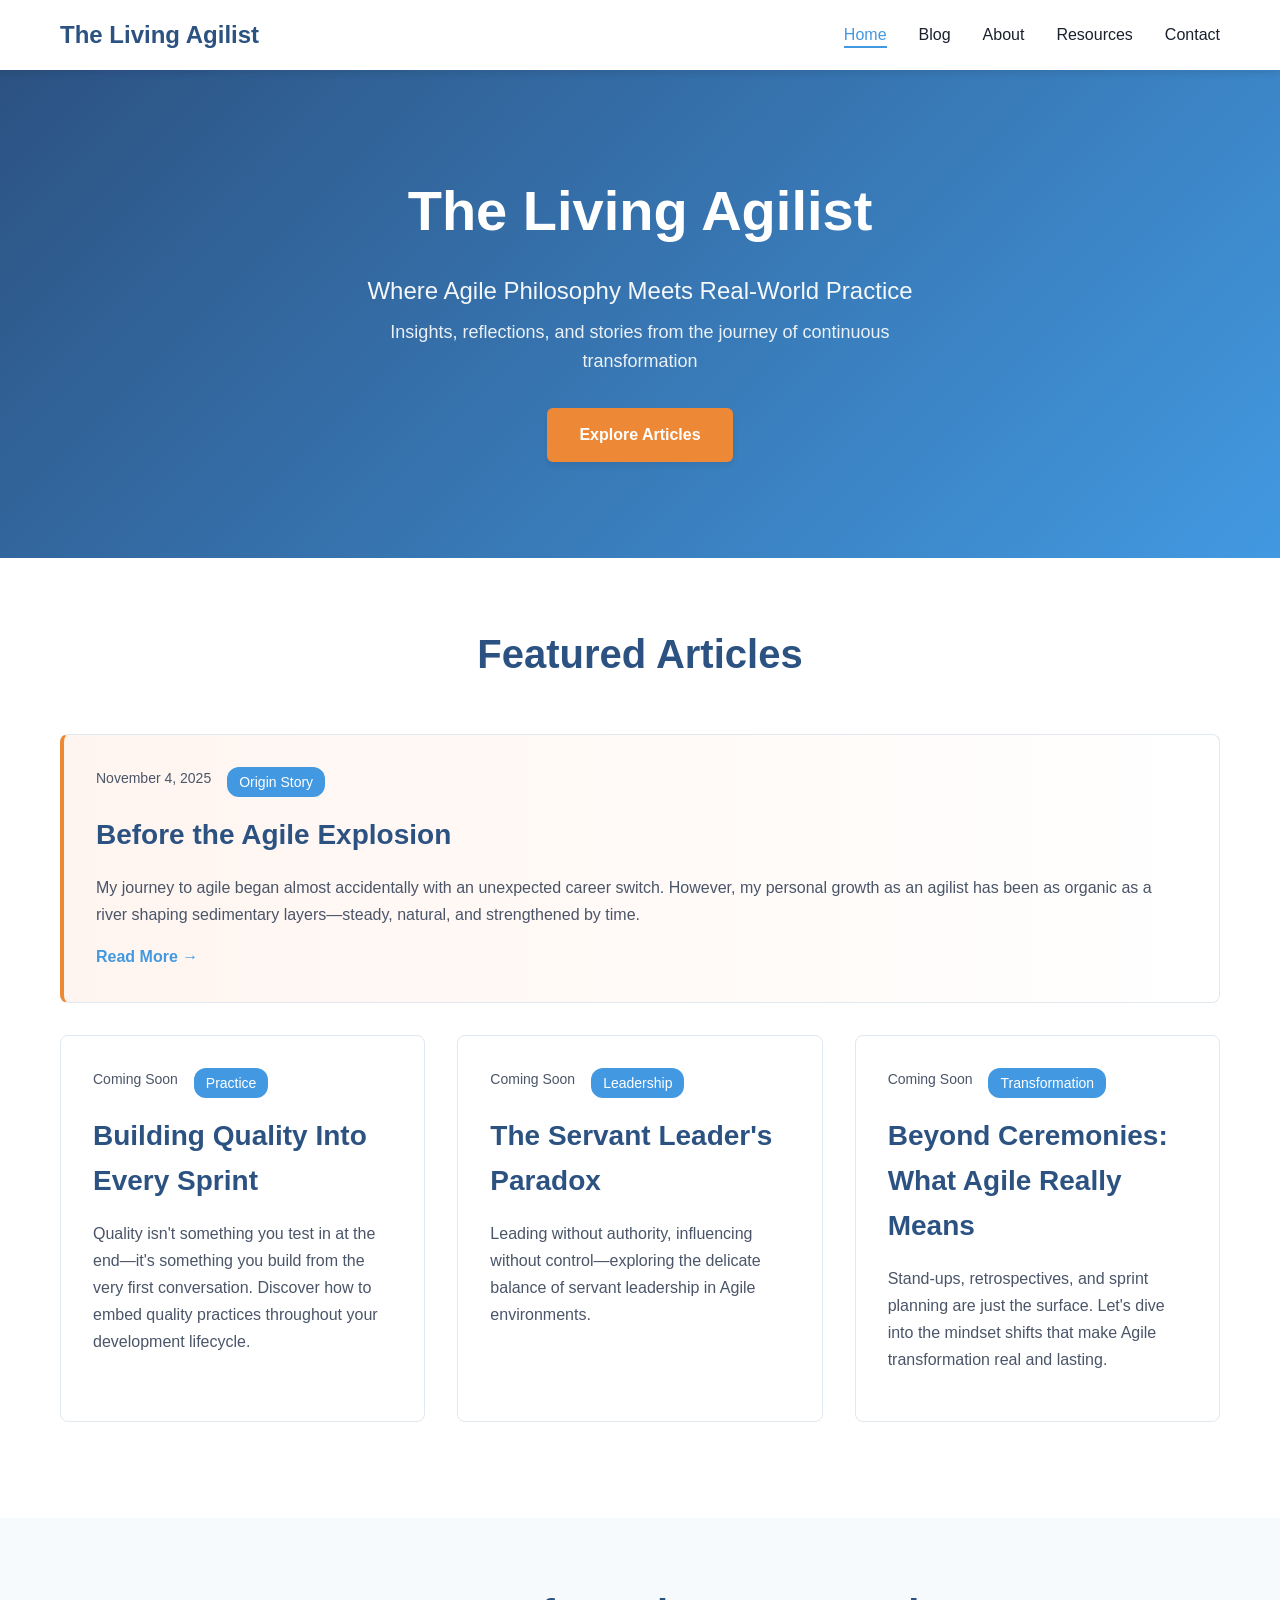
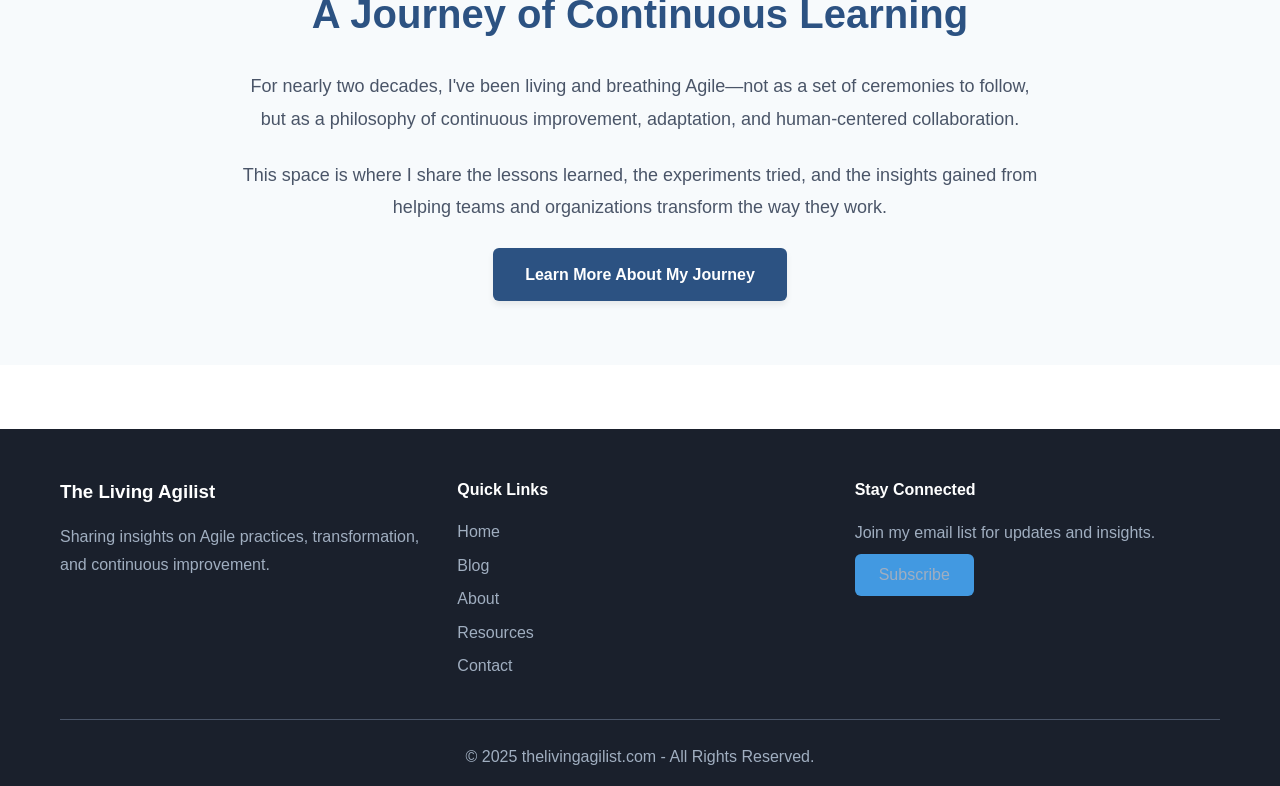
<file: index.html>
<!DOCTYPE html>
<html lang="en">
<head>
    <meta charset="UTF-8">
    <meta name="viewport" content="width=device-width, initial-scale=1.0">
    <meta name="description" content="The Living Agilist - Insights and reflections on Agile practices, transformation, and leadership">
    <title>The Living Agilist | Home</title>
    <link rel="stylesheet" href="styles.css">
</head>
<body>
    <nav class="navbar">
        <div class="container">
            <a href="index.html" class="logo">The Living Agilist</a>
            <ul class="nav-links">
                <li><a href="index.html" class="active">Home</a></li>
                <li><a href="blog.html">Blog</a></li>
                <li><a href="about.html">About</a></li>
                <li><a href="resources.html">Resources</a></li>
                <li><a href="contact.html">Contact</a></li>
            </ul>
        </div>
    </nav>

    <header class="hero">
        <div class="container">
            <h1>The Living Agilist</h1>
            <p class="hero-subtitle">Where Agile Philosophy Meets Real-World Practice</p>
            <p class="hero-description">Insights, reflections, and stories from the journey of continuous transformation</p>
            <a href="blog.html" class="cta-button">Explore Articles</a>
        </div>
    </header>

    <section class="featured-posts">
        <div class="container">
            <h2 class="section-title">Featured Articles</h2>

            <article class="post-card featured">
                <div class="post-meta">
                    <span class="post-date">November 4, 2025</span>
                    <span class="post-tag">Origin Story</span>
                </div>
                <h3><a href="blog/before-the-agile-explosion.html">Before the Agile Explosion</a></h3>
                <p class="post-excerpt">My journey to agile began almost accidentally with an unexpected career switch. However, my personal growth as an agilist has been as organic as a river shaping sedimentary layers—steady, natural, and strengthened by time.</p>
                <a href="blog/before-the-agile-explosion.html" class="read-more">Read More →</a>
            </article>

            <div class="post-grid">
                <article class="post-card">
                    <div class="post-meta">
                        <span class="post-date">Coming Soon</span>
                        <span class="post-tag">Practice</span>
                    </div>
                    <h3><a href="#">Building Quality Into Every Sprint</a></h3>
                    <p class="post-excerpt">Quality isn't something you test in at the end—it's something you build from the very first conversation. Discover how to embed quality practices throughout your development lifecycle.</p>
                </article>

                <article class="post-card">
                    <div class="post-meta">
                        <span class="post-date">Coming Soon</span>
                        <span class="post-tag">Leadership</span>
                    </div>
                    <h3><a href="#">The Servant Leader's Paradox</a></h3>
                    <p class="post-excerpt">Leading without authority, influencing without control—exploring the delicate balance of servant leadership in Agile environments.</p>
                </article>

                <article class="post-card">
                    <div class="post-meta">
                        <span class="post-date">Coming Soon</span>
                        <span class="post-tag">Transformation</span>
                    </div>
                    <h3><a href="#">Beyond Ceremonies: What Agile Really Means</a></h3>
                    <p class="post-excerpt">Stand-ups, retrospectives, and sprint planning are just the surface. Let's dive into the mindset shifts that make Agile transformation real and lasting.</p>
                </article>
            </div>
        </div>
    </section>

    <section class="about-preview">
        <div class="container">
            <div class="about-content">
                <h2>A Journey of Continuous Learning</h2>
                <p>For nearly two decades, I've been living and breathing Agile—not as a set of ceremonies to follow, but as a philosophy of continuous improvement, adaptation, and human-centered collaboration.</p>
                <p>This space is where I share the lessons learned, the experiments tried, and the insights gained from helping teams and organizations transform the way they work.</p>
                <a href="about.html" class="cta-button secondary">Learn More About My Journey</a>
            </div>
        </div>
    </section>

    <footer class="footer">
        <div class="container">
            <div class="footer-content">
                <div class="footer-section">
                    <h3>The Living Agilist</h3>
                    <p>Sharing insights on Agile practices, transformation, and continuous improvement.</p>
                </div>
                <div class="footer-section">
                    <h4>Quick Links</h4>
                    <ul>
                        <li><a href="index.html">Home</a></li>
                        <li><a href="blog.html">Blog</a></li>
                        <li><a href="about.html">About</a></li>
                        <li><a href="resources.html">Resources</a></li>
                        <li><a href="contact.html">Contact</a></li>
                    </ul>
                </div>
                <div class="footer-section">
                    <h4>Stay Connected</h4>
                    <p>Join my email list for updates and insights.</p>
                    <a href="contact.html" class="footer-cta">Subscribe</a>
                </div>
            </div>
            <div class="footer-bottom">
                <p>&copy; 2025 thelivingagilist.com - All Rights Reserved.</p>
            </div>
        </div>
    </footer>
</body>
</html>
</file>
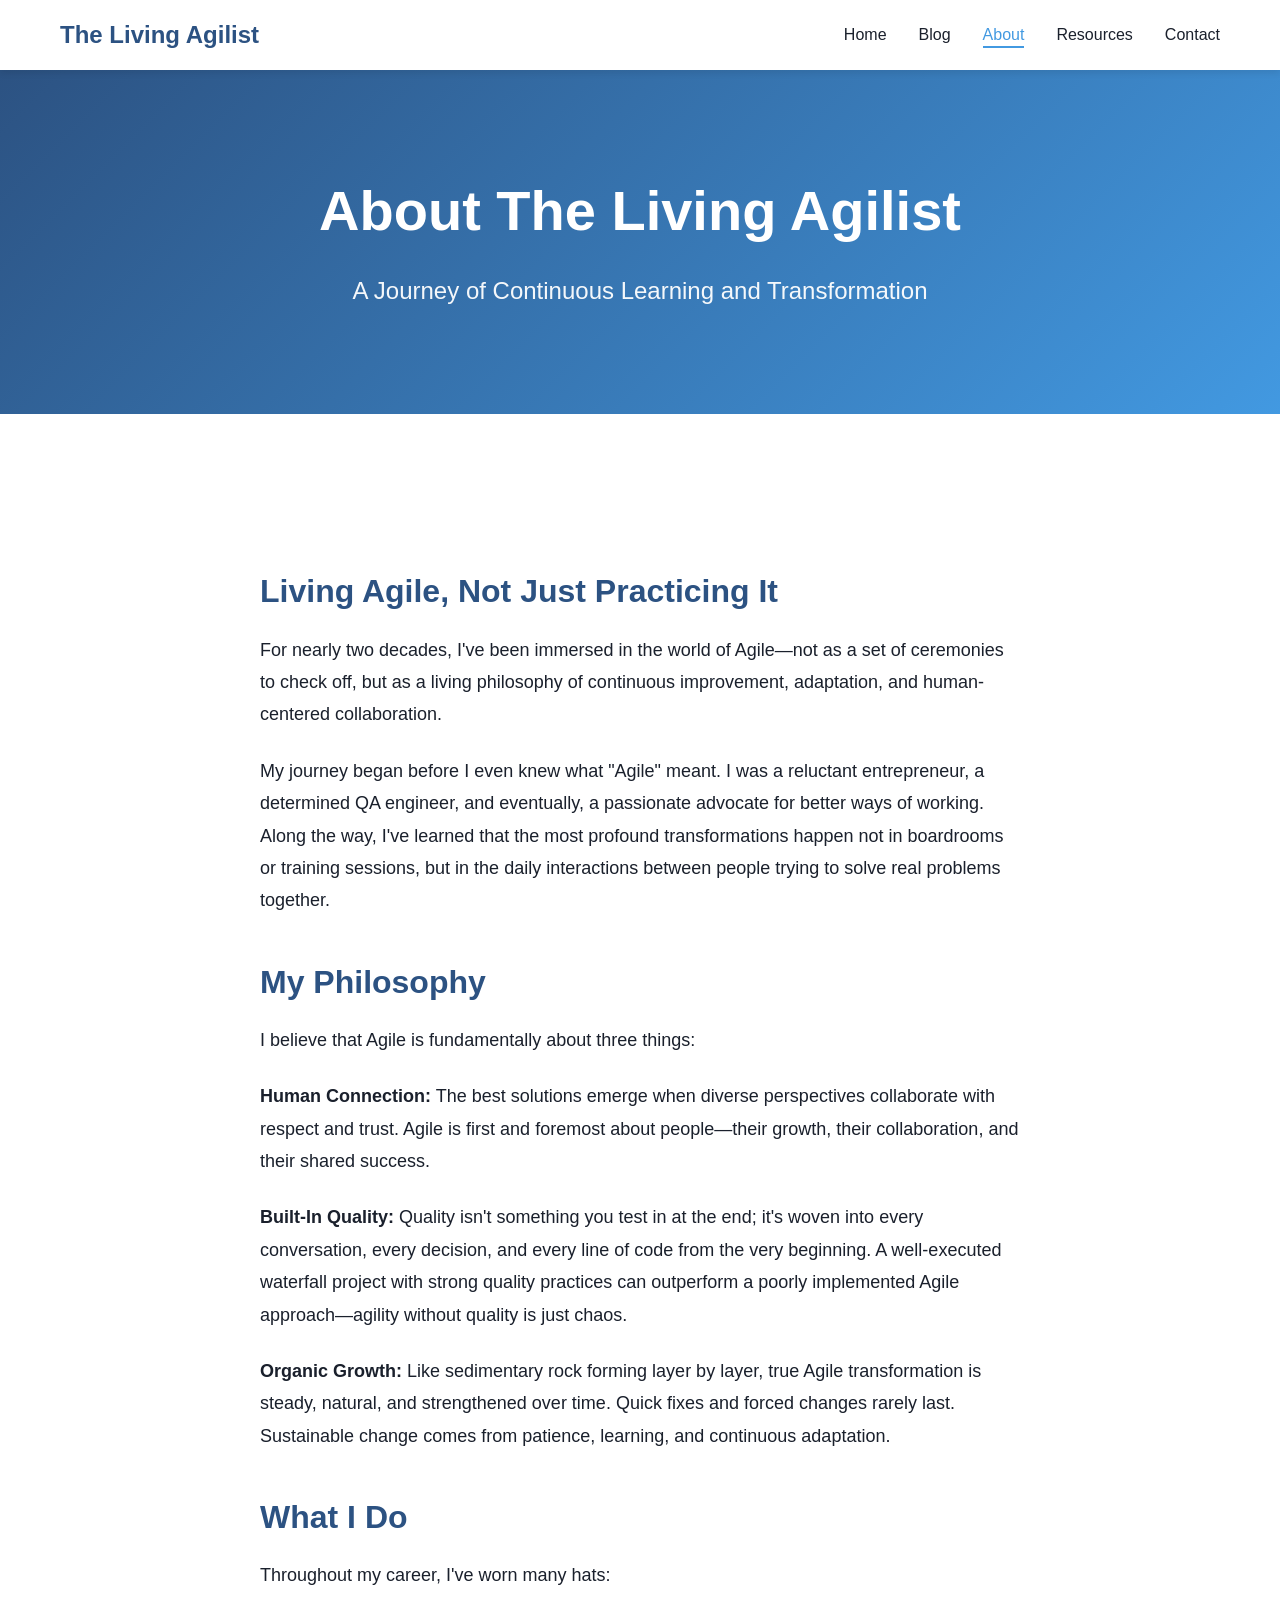
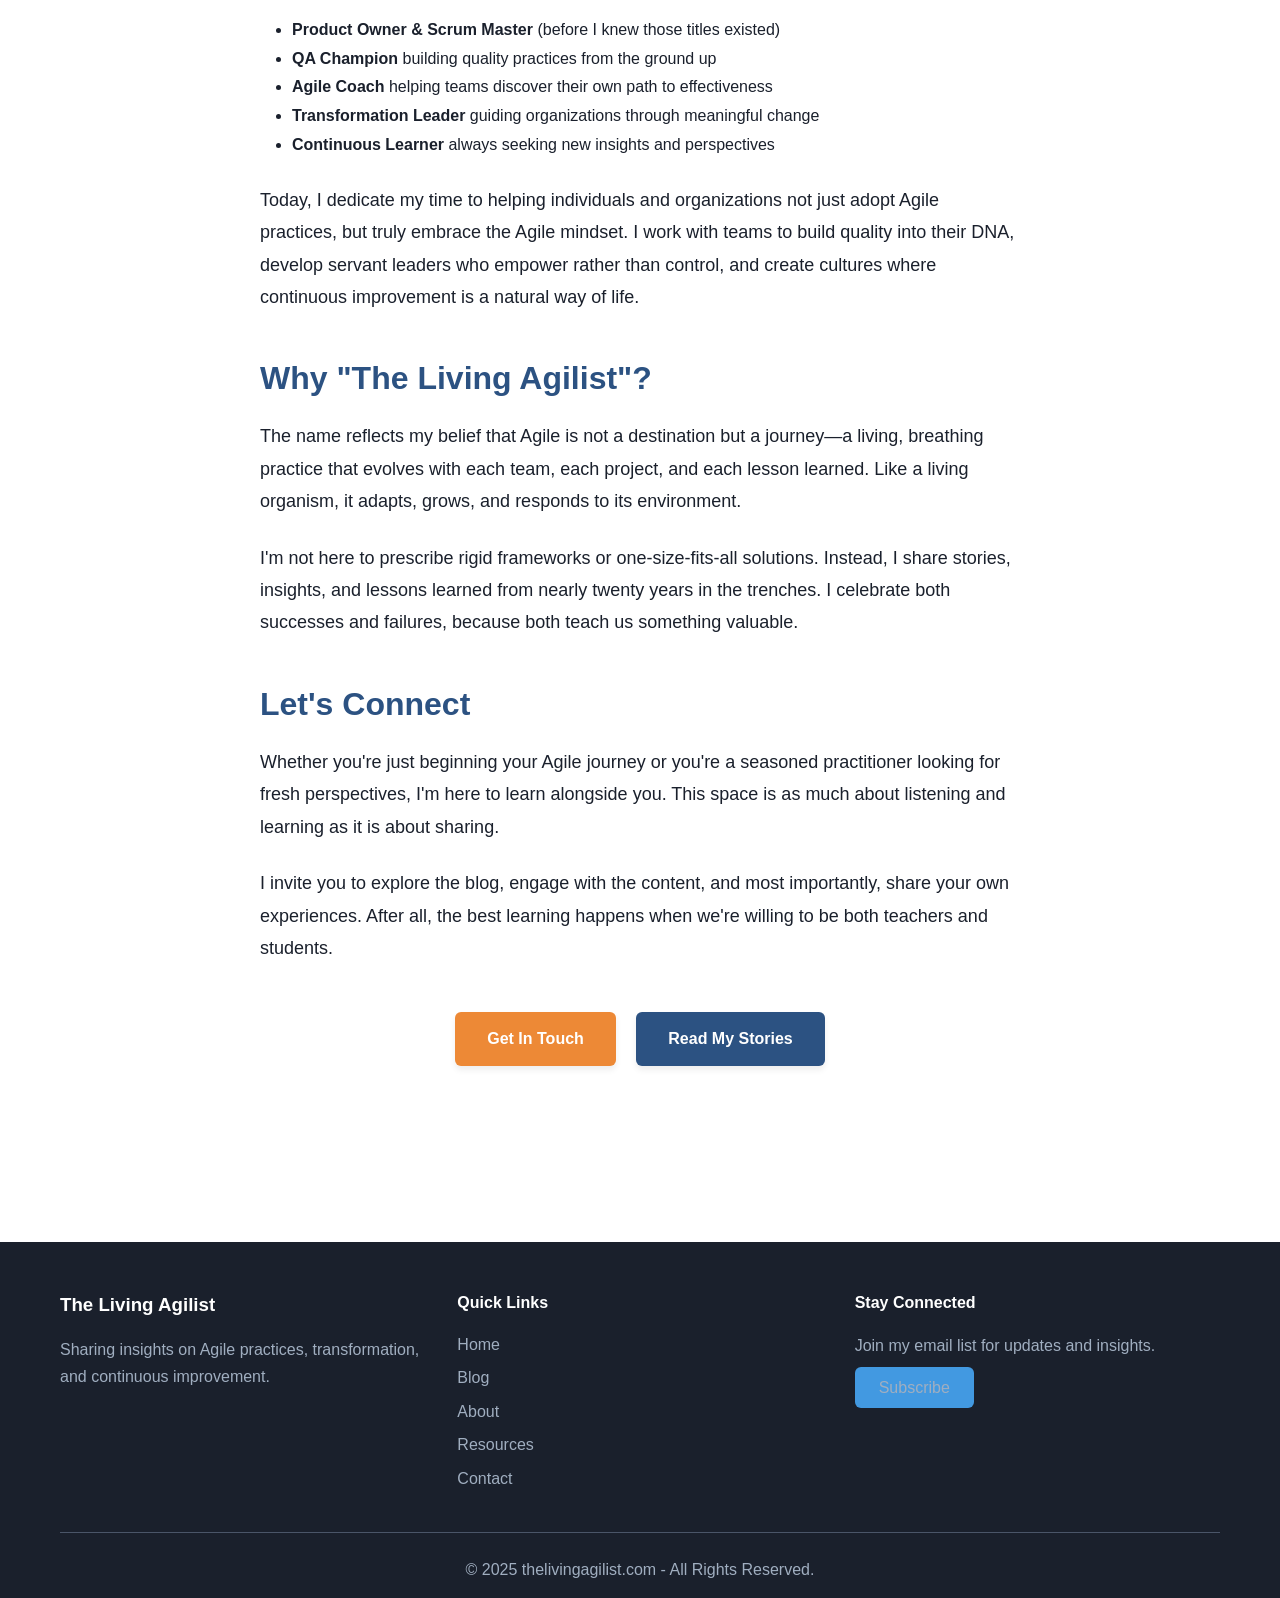
<file: about.html>
<!DOCTYPE html>
<html lang="en">
<head>
    <meta charset="UTF-8">
    <meta name="viewport" content="width=device-width, initial-scale=1.0">
    <meta name="description" content="About Ahmed - The Living Agilist, Agile practitioner, coach, and transformation leader">
    <title>About | The Living Agilist</title>
    <link rel="stylesheet" href="styles.css">
</head>
<body>
    <nav class="navbar">
        <div class="container">
            <a href="index.html" class="logo">The Living Agilist</a>
            <ul class="nav-links">
                <li><a href="index.html">Home</a></li>
                <li><a href="blog.html">Blog</a></li>
                <li><a href="about.html" class="active">About</a></li>
                <li><a href="resources.html">Resources</a></li>
                <li><a href="contact.html">Contact</a></li>
            </ul>
        </div>
    </nav>

    <header class="hero">
        <div class="container">
            <h1>About The Living Agilist</h1>
            <p class="hero-subtitle">A Journey of Continuous Learning and Transformation</p>
        </div>
    </header>

    <section class="content-section">
        <div class="container">
            <div class="blog-post-content">
                <h2>Living Agile, Not Just Practicing It</h2>

                <p>For nearly two decades, I've been immersed in the world of Agile—not as a set of ceremonies to check off, but as a living philosophy of continuous improvement, adaptation, and human-centered collaboration.</p>

                <p>My journey began before I even knew what "Agile" meant. I was a reluctant entrepreneur, a determined QA engineer, and eventually, a passionate advocate for better ways of working. Along the way, I've learned that the most profound transformations happen not in boardrooms or training sessions, but in the daily interactions between people trying to solve real problems together.</p>

                <h2>My Philosophy</h2>

                <p>I believe that Agile is fundamentally about three things:</p>

                <p><strong>Human Connection:</strong> The best solutions emerge when diverse perspectives collaborate with respect and trust. Agile is first and foremost about people—their growth, their collaboration, and their shared success.</p>

                <p><strong>Built-In Quality:</strong> Quality isn't something you test in at the end; it's woven into every conversation, every decision, and every line of code from the very beginning. A well-executed waterfall project with strong quality practices can outperform a poorly implemented Agile approach—agility without quality is just chaos.</p>

                <p><strong>Organic Growth:</strong> Like sedimentary rock forming layer by layer, true Agile transformation is steady, natural, and strengthened over time. Quick fixes and forced changes rarely last. Sustainable change comes from patience, learning, and continuous adaptation.</p>

                <h2>What I Do</h2>

                <p>Throughout my career, I've worn many hats:</p>

                <ul style="margin-left: 2rem; margin-bottom: 1.5rem; line-height: 1.8;">
                    <li><strong>Product Owner & Scrum Master</strong> (before I knew those titles existed)</li>
                    <li><strong>QA Champion</strong> building quality practices from the ground up</li>
                    <li><strong>Agile Coach</strong> helping teams discover their own path to effectiveness</li>
                    <li><strong>Transformation Leader</strong> guiding organizations through meaningful change</li>
                    <li><strong>Continuous Learner</strong> always seeking new insights and perspectives</li>
                </ul>

                <p>Today, I dedicate my time to helping individuals and organizations not just adopt Agile practices, but truly embrace the Agile mindset. I work with teams to build quality into their DNA, develop servant leaders who empower rather than control, and create cultures where continuous improvement is a natural way of life.</p>

                <h2>Why "The Living Agilist"?</h2>

                <p>The name reflects my belief that Agile is not a destination but a journey—a living, breathing practice that evolves with each team, each project, and each lesson learned. Like a living organism, it adapts, grows, and responds to its environment.</p>

                <p>I'm not here to prescribe rigid frameworks or one-size-fits-all solutions. Instead, I share stories, insights, and lessons learned from nearly twenty years in the trenches. I celebrate both successes and failures, because both teach us something valuable.</p>

                <h2>Let's Connect</h2>

                <p>Whether you're just beginning your Agile journey or you're a seasoned practitioner looking for fresh perspectives, I'm here to learn alongside you. This space is as much about listening and learning as it is about sharing.</p>

                <p>I invite you to explore the blog, engage with the content, and most importantly, share your own experiences. After all, the best learning happens when we're willing to be both teachers and students.</p>

                <div style="text-align: center; margin-top: 3rem;">
                    <a href="contact.html" class="cta-button">Get In Touch</a>
                    <a href="blog.html" class="cta-button secondary" style="margin-left: 1rem;">Read My Stories</a>
                </div>
            </div>
        </div>
    </section>

    <footer class="footer">
        <div class="container">
            <div class="footer-content">
                <div class="footer-section">
                    <h3>The Living Agilist</h3>
                    <p>Sharing insights on Agile practices, transformation, and continuous improvement.</p>
                </div>
                <div class="footer-section">
                    <h4>Quick Links</h4>
                    <ul>
                        <li><a href="index.html">Home</a></li>
                        <li><a href="blog.html">Blog</a></li>
                        <li><a href="about.html">About</a></li>
                        <li><a href="resources.html">Resources</a></li>
                        <li><a href="contact.html">Contact</a></li>
                    </ul>
                </div>
                <div class="footer-section">
                    <h4>Stay Connected</h4>
                    <p>Join my email list for updates and insights.</p>
                    <a href="contact.html" class="footer-cta">Subscribe</a>
                </div>
            </div>
            <div class="footer-bottom">
                <p>&copy; 2025 thelivingagilist.com - All Rights Reserved.</p>
            </div>
        </div>
    </footer>
</body>
</html>
</file>
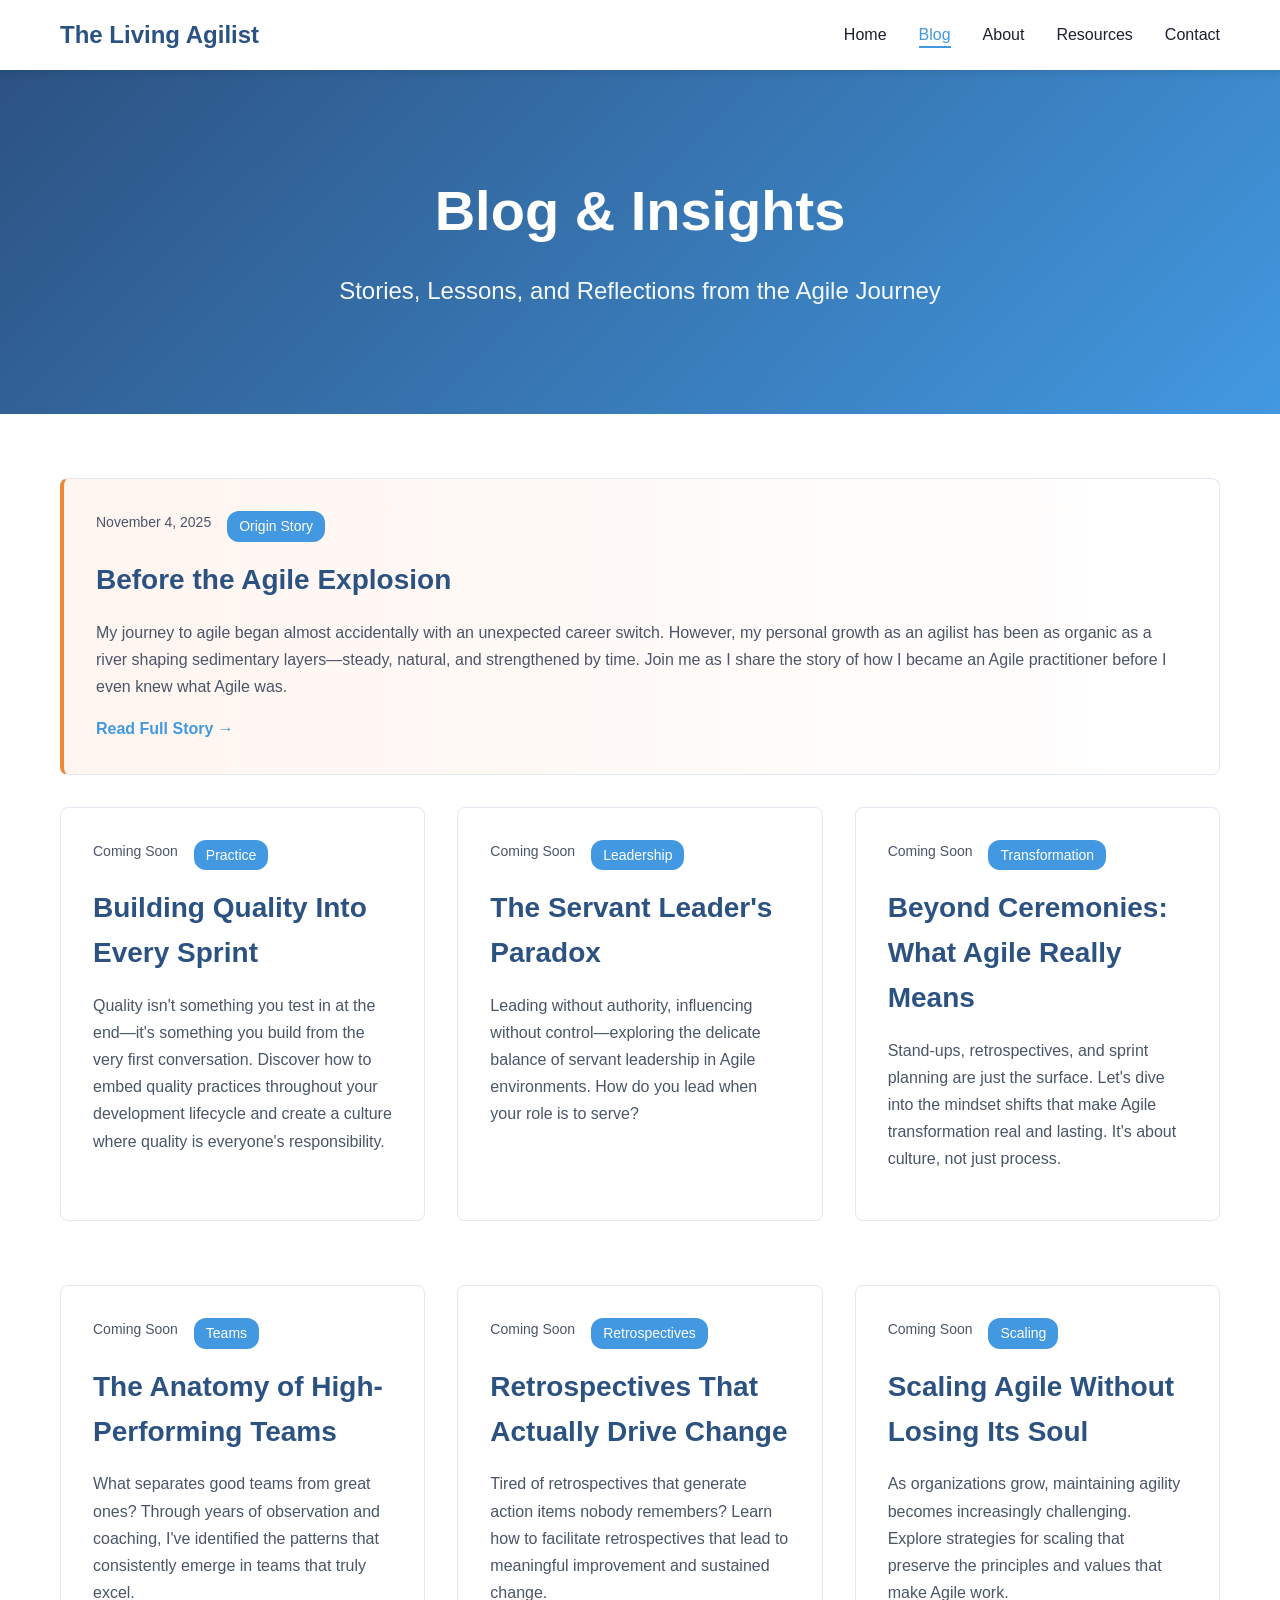
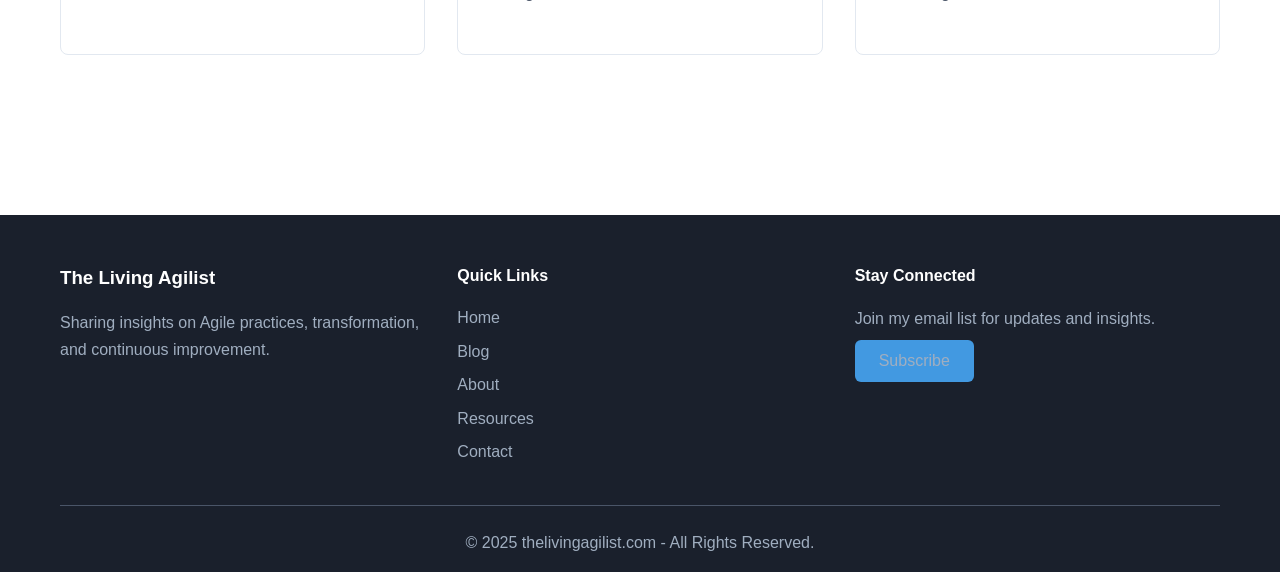
<file: blog.html>
<!DOCTYPE html>
<html lang="en">
<head>
    <meta charset="UTF-8">
    <meta name="viewport" content="width=device-width, initial-scale=1.0">
    <meta name="description" content="Blog posts and articles about Agile practices, transformation, and continuous improvement">
    <title>Blog | The Living Agilist</title>
    <link rel="stylesheet" href="styles.css">
</head>
<body>
    <nav class="navbar">
        <div class="container">
            <a href="index.html" class="logo">The Living Agilist</a>
            <ul class="nav-links">
                <li><a href="index.html">Home</a></li>
                <li><a href="blog.html" class="active">Blog</a></li>
                <li><a href="about.html">About</a></li>
                <li><a href="resources.html">Resources</a></li>
                <li><a href="contact.html">Contact</a></li>
            </ul>
        </div>
    </nav>

    <header class="hero">
        <div class="container">
            <h1>Blog & Insights</h1>
            <p class="hero-subtitle">Stories, Lessons, and Reflections from the Agile Journey</p>
        </div>
    </header>

    <section class="blog-section">
        <div class="container">
            <article class="post-card featured">
                <div class="post-meta">
                    <span class="post-date">November 4, 2025</span>
                    <span class="post-tag">Origin Story</span>
                </div>
                <h3><a href="blog/before-the-agile-explosion.html">Before the Agile Explosion</a></h3>
                <p class="post-excerpt">My journey to agile began almost accidentally with an unexpected career switch. However, my personal growth as an agilist has been as organic as a river shaping sedimentary layers—steady, natural, and strengthened by time. Join me as I share the story of how I became an Agile practitioner before I even knew what Agile was.</p>
                <a href="blog/before-the-agile-explosion.html" class="read-more">Read Full Story →</a>
            </article>

            <div class="post-grid">
                <article class="post-card">
                    <div class="post-meta">
                        <span class="post-date">Coming Soon</span>
                        <span class="post-tag">Practice</span>
                    </div>
                    <h3><a href="#">Building Quality Into Every Sprint</a></h3>
                    <p class="post-excerpt">Quality isn't something you test in at the end—it's something you build from the very first conversation. Discover how to embed quality practices throughout your development lifecycle and create a culture where quality is everyone's responsibility.</p>
                </article>

                <article class="post-card">
                    <div class="post-meta">
                        <span class="post-date">Coming Soon</span>
                        <span class="post-tag">Leadership</span>
                    </div>
                    <h3><a href="#">The Servant Leader's Paradox</a></h3>
                    <p class="post-excerpt">Leading without authority, influencing without control—exploring the delicate balance of servant leadership in Agile environments. How do you lead when your role is to serve?</p>
                </article>

                <article class="post-card">
                    <div class="post-meta">
                        <span class="post-date">Coming Soon</span>
                        <span class="post-tag">Transformation</span>
                    </div>
                    <h3><a href="#">Beyond Ceremonies: What Agile Really Means</a></h3>
                    <p class="post-excerpt">Stand-ups, retrospectives, and sprint planning are just the surface. Let's dive into the mindset shifts that make Agile transformation real and lasting. It's about culture, not just process.</p>
                </article>

                <article class="post-card">
                    <div class="post-meta">
                        <span class="post-date">Coming Soon</span>
                        <span class="post-tag">Teams</span>
                    </div>
                    <h3><a href="#">The Anatomy of High-Performing Teams</a></h3>
                    <p class="post-excerpt">What separates good teams from great ones? Through years of observation and coaching, I've identified the patterns that consistently emerge in teams that truly excel.</p>
                </article>

                <article class="post-card">
                    <div class="post-meta">
                        <span class="post-date">Coming Soon</span>
                        <span class="post-tag">Retrospectives</span>
                    </div>
                    <h3><a href="#">Retrospectives That Actually Drive Change</a></h3>
                    <p class="post-excerpt">Tired of retrospectives that generate action items nobody remembers? Learn how to facilitate retrospectives that lead to meaningful improvement and sustained change.</p>
                </article>

                <article class="post-card">
                    <div class="post-meta">
                        <span class="post-date">Coming Soon</span>
                        <span class="post-tag">Scaling</span>
                    </div>
                    <h3><a href="#">Scaling Agile Without Losing Its Soul</a></h3>
                    <p class="post-excerpt">As organizations grow, maintaining agility becomes increasingly challenging. Explore strategies for scaling that preserve the principles and values that make Agile work.</p>
                </article>
            </div>
        </div>
    </section>

    <footer class="footer">
        <div class="container">
            <div class="footer-content">
                <div class="footer-section">
                    <h3>The Living Agilist</h3>
                    <p>Sharing insights on Agile practices, transformation, and continuous improvement.</p>
                </div>
                <div class="footer-section">
                    <h4>Quick Links</h4>
                    <ul>
                        <li><a href="index.html">Home</a></li>
                        <li><a href="blog.html">Blog</a></li>
                        <li><a href="about.html">About</a></li>
                        <li><a href="resources.html">Resources</a></li>
                        <li><a href="contact.html">Contact</a></li>
                    </ul>
                </div>
                <div class="footer-section">
                    <h4>Stay Connected</h4>
                    <p>Join my email list for updates and insights.</p>
                    <a href="contact.html" class="footer-cta">Subscribe</a>
                </div>
            </div>
            <div class="footer-bottom">
                <p>&copy; 2025 thelivingagilist.com - All Rights Reserved.</p>
            </div>
        </div>
    </footer>
</body>
</html>
</file>
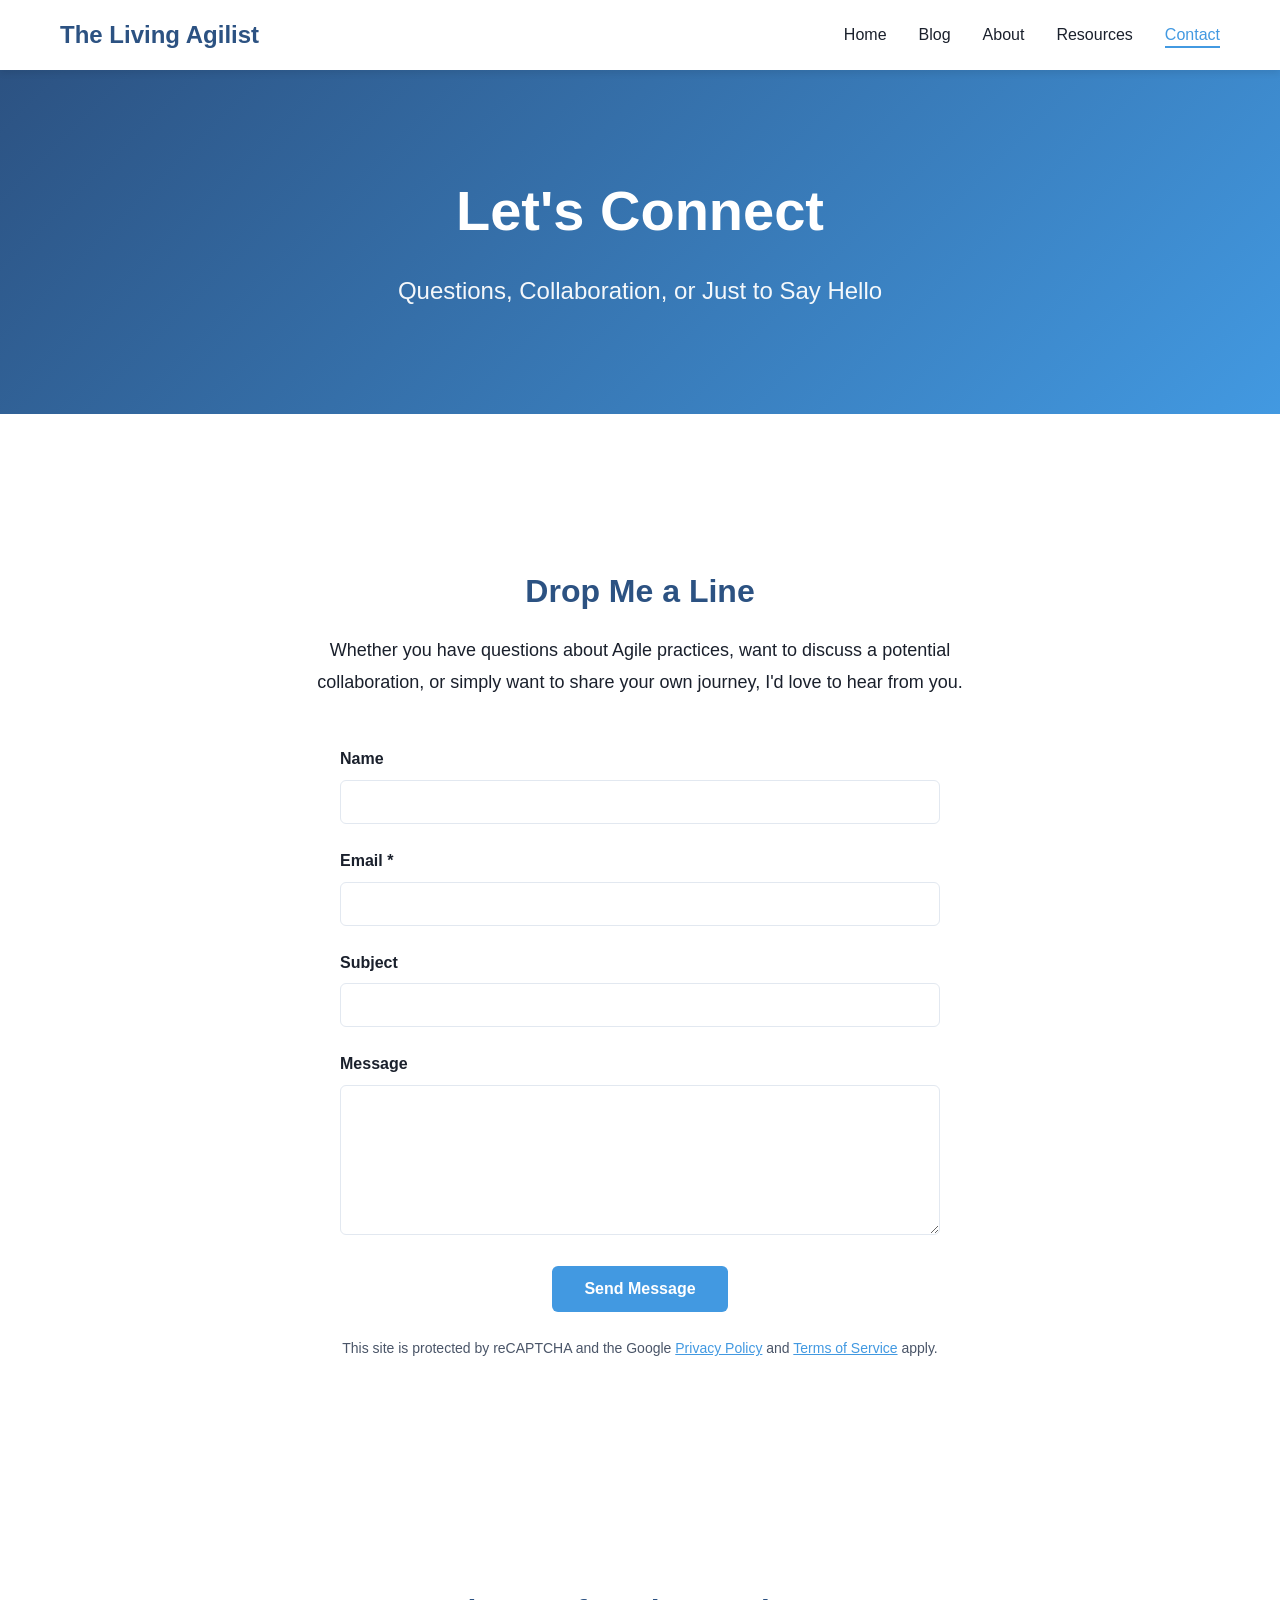
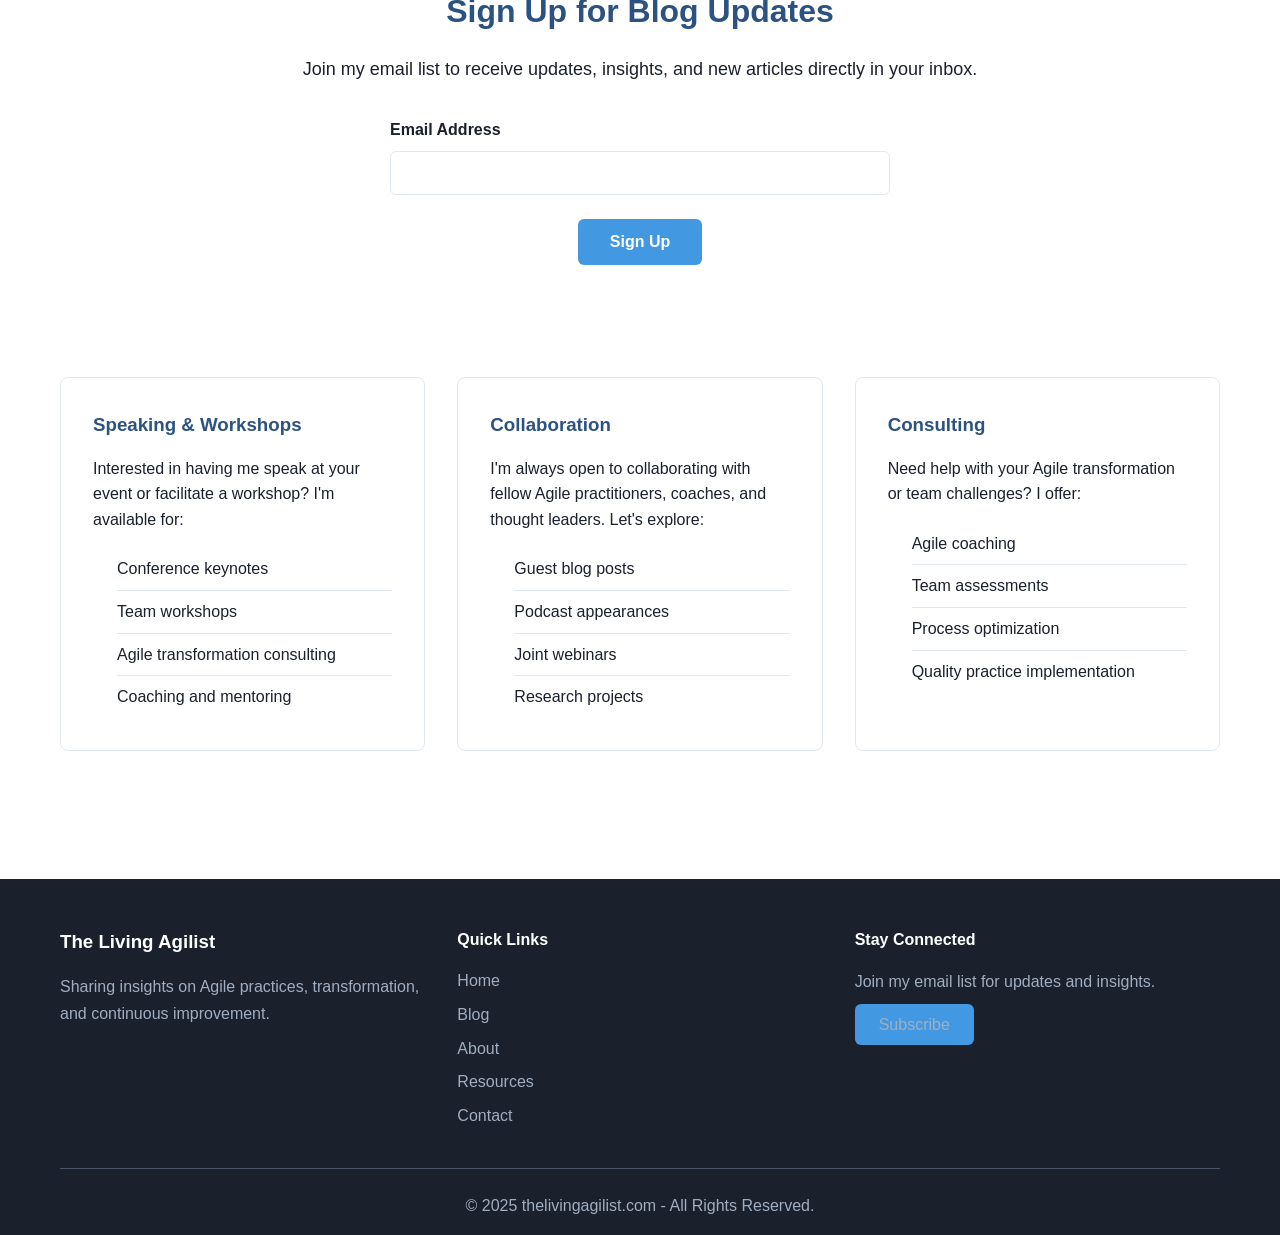
<file: contact.html>
<!DOCTYPE html>
<html lang="en">
<head>
    <meta charset="UTF-8">
    <meta name="viewport" content="width=device-width, initial-scale=1.0">
    <meta name="description" content="Get in touch with The Living Agilist - questions, collaboration, speaking engagements">
    <title>Contact | The Living Agilist</title>
    <link rel="stylesheet" href="styles.css">
</head>
<body>
    <nav class="navbar">
        <div class="container">
            <a href="index.html" class="logo">The Living Agilist</a>
            <ul class="nav-links">
                <li><a href="index.html">Home</a></li>
                <li><a href="blog.html">Blog</a></li>
                <li><a href="about.html">About</a></li>
                <li><a href="resources.html">Resources</a></li>
                <li><a href="contact.html" class="active">Contact</a></li>
            </ul>
        </div>
    </nav>

    <header class="hero">
        <div class="container">
            <h1>Let's Connect</h1>
            <p class="hero-subtitle">Questions, Collaboration, or Just to Say Hello</p>
        </div>
    </header>

    <section class="content-section">
        <div class="container">
            <div class="blog-post-content" style="max-width: 700px;">
                <h2 style="text-align: center;">Drop Me a Line</h2>
                <p style="text-align: center;">Whether you have questions about Agile practices, want to discuss a potential collaboration, or simply want to share your own journey, I'd love to hear from you.</p>

                <form class="contact-form" style="margin-top: 3rem;">
                    <div class="form-group">
                        <label for="name">Name</label>
                        <input type="text" id="name" name="name" required>
                    </div>

                    <div class="form-group">
                        <label for="email">Email *</label>
                        <input type="email" id="email" name="email" required>
                    </div>

                    <div class="form-group">
                        <label for="subject">Subject</label>
                        <input type="text" id="subject" name="subject">
                    </div>

                    <div class="form-group">
                        <label for="message">Message</label>
                        <textarea id="message" name="message" required></textarea>
                    </div>

                    <div style="text-align: center;">
                        <button type="submit" class="submit-button">Send Message</button>
                    </div>

                    <p style="font-size: 0.875rem; color: var(--text-light); text-align: center; margin-top: 1.5rem;">
                        This site is protected by reCAPTCHA and the Google
                        <a href="https://policies.google.com/privacy" style="color: var(--secondary-color);">Privacy Policy</a> and
                        <a href="https://policies.google.com/terms" style="color: var(--secondary-color);">Terms of Service</a> apply.
                    </p>
                </form>
            </div>

            <div class="blog-post-content" style="margin-top: 4rem;">
                <h2 style="text-align: center;">Sign Up for Blog Updates</h2>
                <p style="text-align: center;">Join my email list to receive updates, insights, and new articles directly in your inbox.</p>

                <form class="contact-form" style="margin-top: 2rem; max-width: 500px;">
                    <div class="form-group">
                        <label for="signup-email">Email Address</label>
                        <input type="email" id="signup-email" name="signup-email" required>
                    </div>

                    <div style="text-align: center;">
                        <button type="submit" class="submit-button">Sign Up</button>
                    </div>
                </form>
            </div>

            <div class="post-grid" style="margin-top: 4rem;">
                <div class="resource-card">
                    <h3>Speaking & Workshops</h3>
                    <p>Interested in having me speak at your event or facilitate a workshop? I'm available for:</p>
                    <ul style="margin-left: 1.5rem; margin-top: 1rem;">
                        <li>Conference keynotes</li>
                        <li>Team workshops</li>
                        <li>Agile transformation consulting</li>
                        <li>Coaching and mentoring</li>
                    </ul>
                </div>

                <div class="resource-card">
                    <h3>Collaboration</h3>
                    <p>I'm always open to collaborating with fellow Agile practitioners, coaches, and thought leaders. Let's explore:</p>
                    <ul style="margin-left: 1.5rem; margin-top: 1rem;">
                        <li>Guest blog posts</li>
                        <li>Podcast appearances</li>
                        <li>Joint webinars</li>
                        <li>Research projects</li>
                    </ul>
                </div>

                <div class="resource-card">
                    <h3>Consulting</h3>
                    <p>Need help with your Agile transformation or team challenges? I offer:</p>
                    <ul style="margin-left: 1.5rem; margin-top: 1rem;">
                        <li>Agile coaching</li>
                        <li>Team assessments</li>
                        <li>Process optimization</li>
                        <li>Quality practice implementation</li>
                    </ul>
                </div>
            </div>
        </div>
    </section>

    <footer class="footer">
        <div class="container">
            <div class="footer-content">
                <div class="footer-section">
                    <h3>The Living Agilist</h3>
                    <p>Sharing insights on Agile practices, transformation, and continuous improvement.</p>
                </div>
                <div class="footer-section">
                    <h4>Quick Links</h4>
                    <ul>
                        <li><a href="index.html">Home</a></li>
                        <li><a href="blog.html">Blog</a></li>
                        <li><a href="about.html">About</a></li>
                        <li><a href="resources.html">Resources</a></li>
                        <li><a href="contact.html">Contact</a></li>
                    </ul>
                </div>
                <div class="footer-section">
                    <h4>Stay Connected</h4>
                    <p>Join my email list for updates and insights.</p>
                    <a href="contact.html" class="footer-cta">Subscribe</a>
                </div>
            </div>
            <div class="footer-bottom">
                <p>&copy; 2025 thelivingagilist.com - All Rights Reserved.</p>
            </div>
        </div>
    </footer>

    <script>
        // Basic form handling - replace with your actual form submission logic
        document.querySelectorAll('form').forEach(form => {
            form.addEventListener('submit', function(e) {
                e.preventDefault();
                alert('Thank you for your message! Form submission functionality needs to be connected to your backend service.');
            });
        });
    </script>
</body>
</html>
</file>
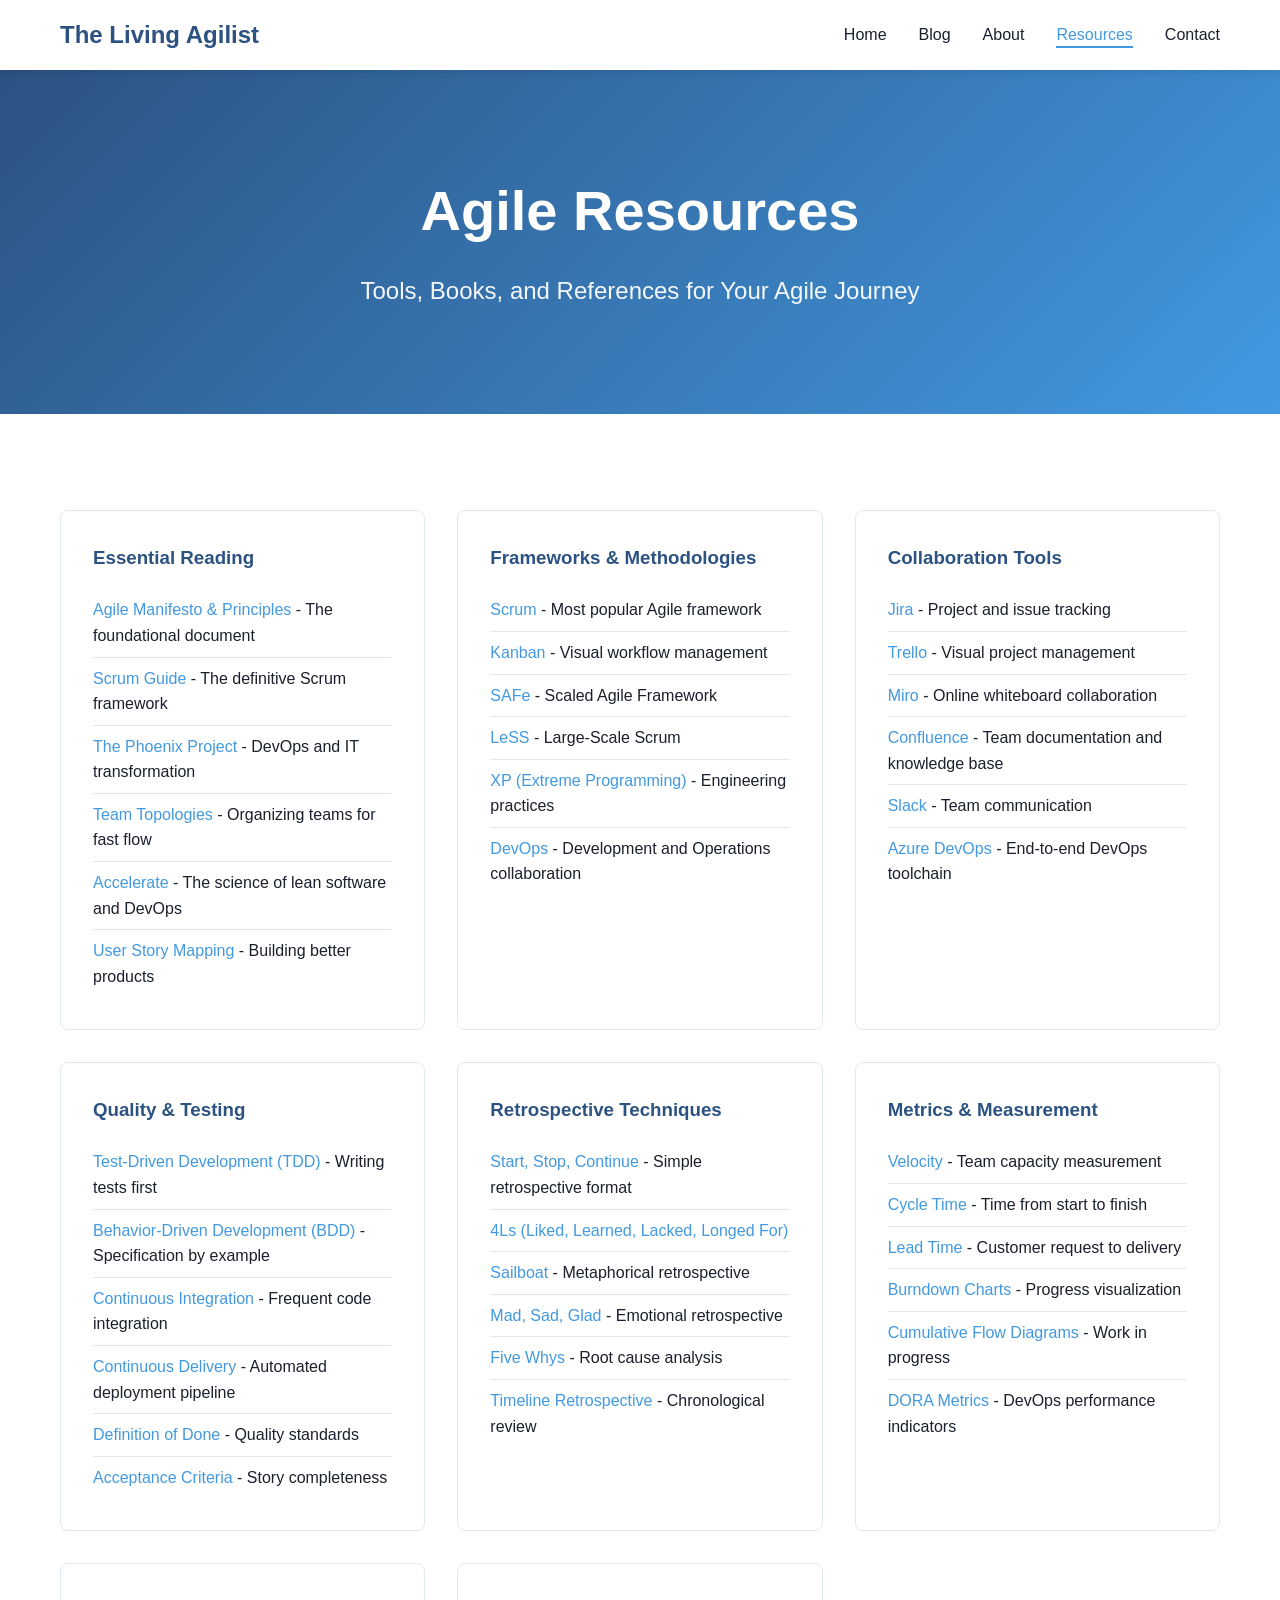
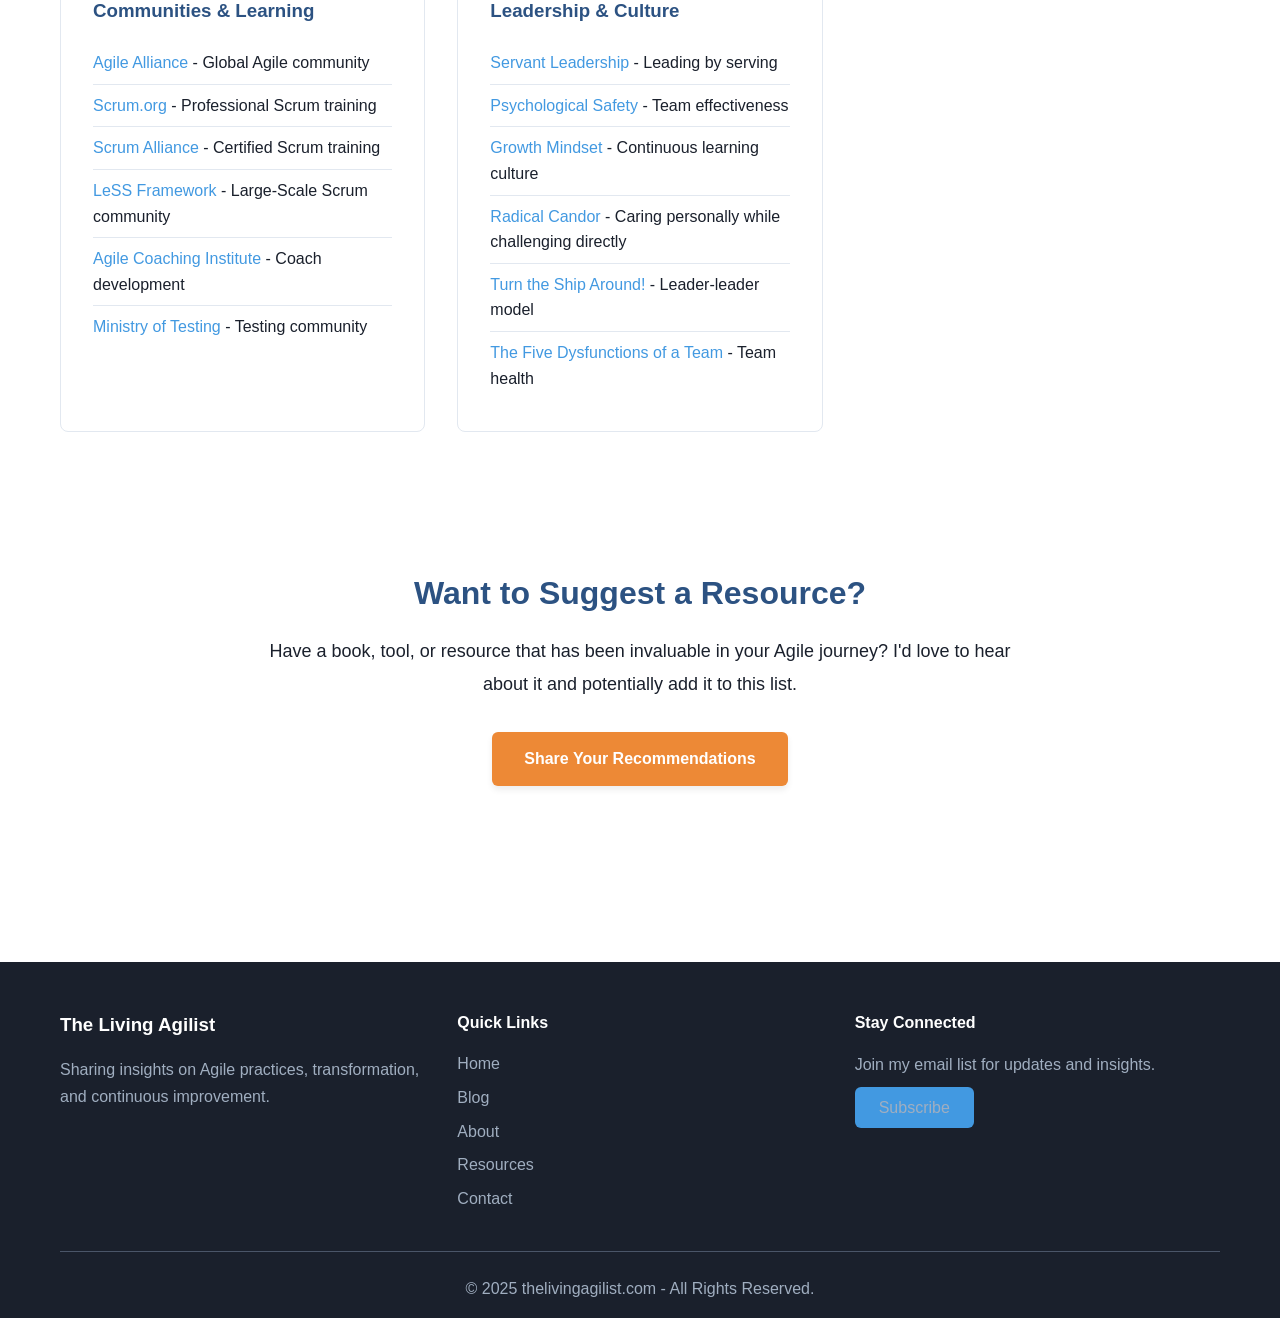
<file: resources.html>
<!DOCTYPE html>
<html lang="en">
<head>
    <meta charset="UTF-8">
    <meta name="viewport" content="width=device-width, initial-scale=1.0">
    <meta name="description" content="Agile resources, recommended reading, tools, and frameworks for continuous improvement">
    <title>Resources | The Living Agilist</title>
    <link rel="stylesheet" href="styles.css">
</head>
<body>
    <nav class="navbar">
        <div class="container">
            <a href="index.html" class="logo">The Living Agilist</a>
            <ul class="nav-links">
                <li><a href="index.html">Home</a></li>
                <li><a href="blog.html">Blog</a></li>
                <li><a href="about.html">About</a></li>
                <li><a href="resources.html" class="active">Resources</a></li>
                <li><a href="contact.html">Contact</a></li>
            </ul>
        </div>
    </nav>

    <header class="hero">
        <div class="container">
            <h1>Agile Resources</h1>
            <p class="hero-subtitle">Tools, Books, and References for Your Agile Journey</p>
        </div>
    </header>

    <section class="content-section">
        <div class="container">
            <div class="resource-grid">
                <div class="resource-card">
                    <h3>Essential Reading</h3>
                    <ul>
                        <li><a href="#">Agile Manifesto & Principles</a> - The foundational document</li>
                        <li><a href="#">Scrum Guide</a> - The definitive Scrum framework</li>
                        <li><a href="#">The Phoenix Project</a> - DevOps and IT transformation</li>
                        <li><a href="#">Team Topologies</a> - Organizing teams for fast flow</li>
                        <li><a href="#">Accelerate</a> - The science of lean software and DevOps</li>
                        <li><a href="#">User Story Mapping</a> - Building better products</li>
                    </ul>
                </div>

                <div class="resource-card">
                    <h3>Frameworks & Methodologies</h3>
                    <ul>
                        <li><a href="#">Scrum</a> - Most popular Agile framework</li>
                        <li><a href="#">Kanban</a> - Visual workflow management</li>
                        <li><a href="#">SAFe</a> - Scaled Agile Framework</li>
                        <li><a href="#">LeSS</a> - Large-Scale Scrum</li>
                        <li><a href="#">XP (Extreme Programming)</a> - Engineering practices</li>
                        <li><a href="#">DevOps</a> - Development and Operations collaboration</li>
                    </ul>
                </div>

                <div class="resource-card">
                    <h3>Collaboration Tools</h3>
                    <ul>
                        <li><a href="#">Jira</a> - Project and issue tracking</li>
                        <li><a href="#">Trello</a> - Visual project management</li>
                        <li><a href="#">Miro</a> - Online whiteboard collaboration</li>
                        <li><a href="#">Confluence</a> - Team documentation and knowledge base</li>
                        <li><a href="#">Slack</a> - Team communication</li>
                        <li><a href="#">Azure DevOps</a> - End-to-end DevOps toolchain</li>
                    </ul>
                </div>

                <div class="resource-card">
                    <h3>Quality & Testing</h3>
                    <ul>
                        <li><a href="#">Test-Driven Development (TDD)</a> - Writing tests first</li>
                        <li><a href="#">Behavior-Driven Development (BDD)</a> - Specification by example</li>
                        <li><a href="#">Continuous Integration</a> - Frequent code integration</li>
                        <li><a href="#">Continuous Delivery</a> - Automated deployment pipeline</li>
                        <li><a href="#">Definition of Done</a> - Quality standards</li>
                        <li><a href="#">Acceptance Criteria</a> - Story completeness</li>
                    </ul>
                </div>

                <div class="resource-card">
                    <h3>Retrospective Techniques</h3>
                    <ul>
                        <li><a href="#">Start, Stop, Continue</a> - Simple retrospective format</li>
                        <li><a href="#">4Ls (Liked, Learned, Lacked, Longed For)</a></li>
                        <li><a href="#">Sailboat</a> - Metaphorical retrospective</li>
                        <li><a href="#">Mad, Sad, Glad</a> - Emotional retrospective</li>
                        <li><a href="#">Five Whys</a> - Root cause analysis</li>
                        <li><a href="#">Timeline Retrospective</a> - Chronological review</li>
                    </ul>
                </div>

                <div class="resource-card">
                    <h3>Metrics & Measurement</h3>
                    <ul>
                        <li><a href="#">Velocity</a> - Team capacity measurement</li>
                        <li><a href="#">Cycle Time</a> - Time from start to finish</li>
                        <li><a href="#">Lead Time</a> - Customer request to delivery</li>
                        <li><a href="#">Burndown Charts</a> - Progress visualization</li>
                        <li><a href="#">Cumulative Flow Diagrams</a> - Work in progress</li>
                        <li><a href="#">DORA Metrics</a> - DevOps performance indicators</li>
                    </ul>
                </div>

                <div class="resource-card">
                    <h3>Communities & Learning</h3>
                    <ul>
                        <li><a href="#">Agile Alliance</a> - Global Agile community</li>
                        <li><a href="#">Scrum.org</a> - Professional Scrum training</li>
                        <li><a href="#">Scrum Alliance</a> - Certified Scrum training</li>
                        <li><a href="#">LeSS Framework</a> - Large-Scale Scrum community</li>
                        <li><a href="#">Agile Coaching Institute</a> - Coach development</li>
                        <li><a href="#">Ministry of Testing</a> - Testing community</li>
                    </ul>
                </div>

                <div class="resource-card">
                    <h3>Leadership & Culture</h3>
                    <ul>
                        <li><a href="#">Servant Leadership</a> - Leading by serving</li>
                        <li><a href="#">Psychological Safety</a> - Team effectiveness</li>
                        <li><a href="#">Growth Mindset</a> - Continuous learning culture</li>
                        <li><a href="#">Radical Candor</a> - Caring personally while challenging directly</li>
                        <li><a href="#">Turn the Ship Around!</a> - Leader-leader model</li>
                        <li><a href="#">The Five Dysfunctions of a Team</a> - Team health</li>
                    </ul>
                </div>
            </div>

            <div class="blog-post-content" style="margin-top: 3rem;">
                <h2 style="text-align: center;">Want to Suggest a Resource?</h2>
                <p style="text-align: center;">Have a book, tool, or resource that has been invaluable in your Agile journey? I'd love to hear about it and potentially add it to this list.</p>
                <div style="text-align: center; margin-top: 2rem;">
                    <a href="contact.html" class="cta-button">Share Your Recommendations</a>
                </div>
            </div>
        </div>
    </section>

    <footer class="footer">
        <div class="container">
            <div class="footer-content">
                <div class="footer-section">
                    <h3>The Living Agilist</h3>
                    <p>Sharing insights on Agile practices, transformation, and continuous improvement.</p>
                </div>
                <div class="footer-section">
                    <h4>Quick Links</h4>
                    <ul>
                        <li><a href="index.html">Home</a></li>
                        <li><a href="blog.html">Blog</a></li>
                        <li><a href="about.html">About</a></li>
                        <li><a href="resources.html">Resources</a></li>
                        <li><a href="contact.html">Contact</a></li>
                    </ul>
                </div>
                <div class="footer-section">
                    <h4>Stay Connected</h4>
                    <p>Join my email list for updates and insights.</p>
                    <a href="contact.html" class="footer-cta">Subscribe</a>
                </div>
            </div>
            <div class="footer-bottom">
                <p>&copy; 2025 thelivingagilist.com - All Rights Reserved.</p>
            </div>
        </div>
    </footer>
</body>
</html>
</file>
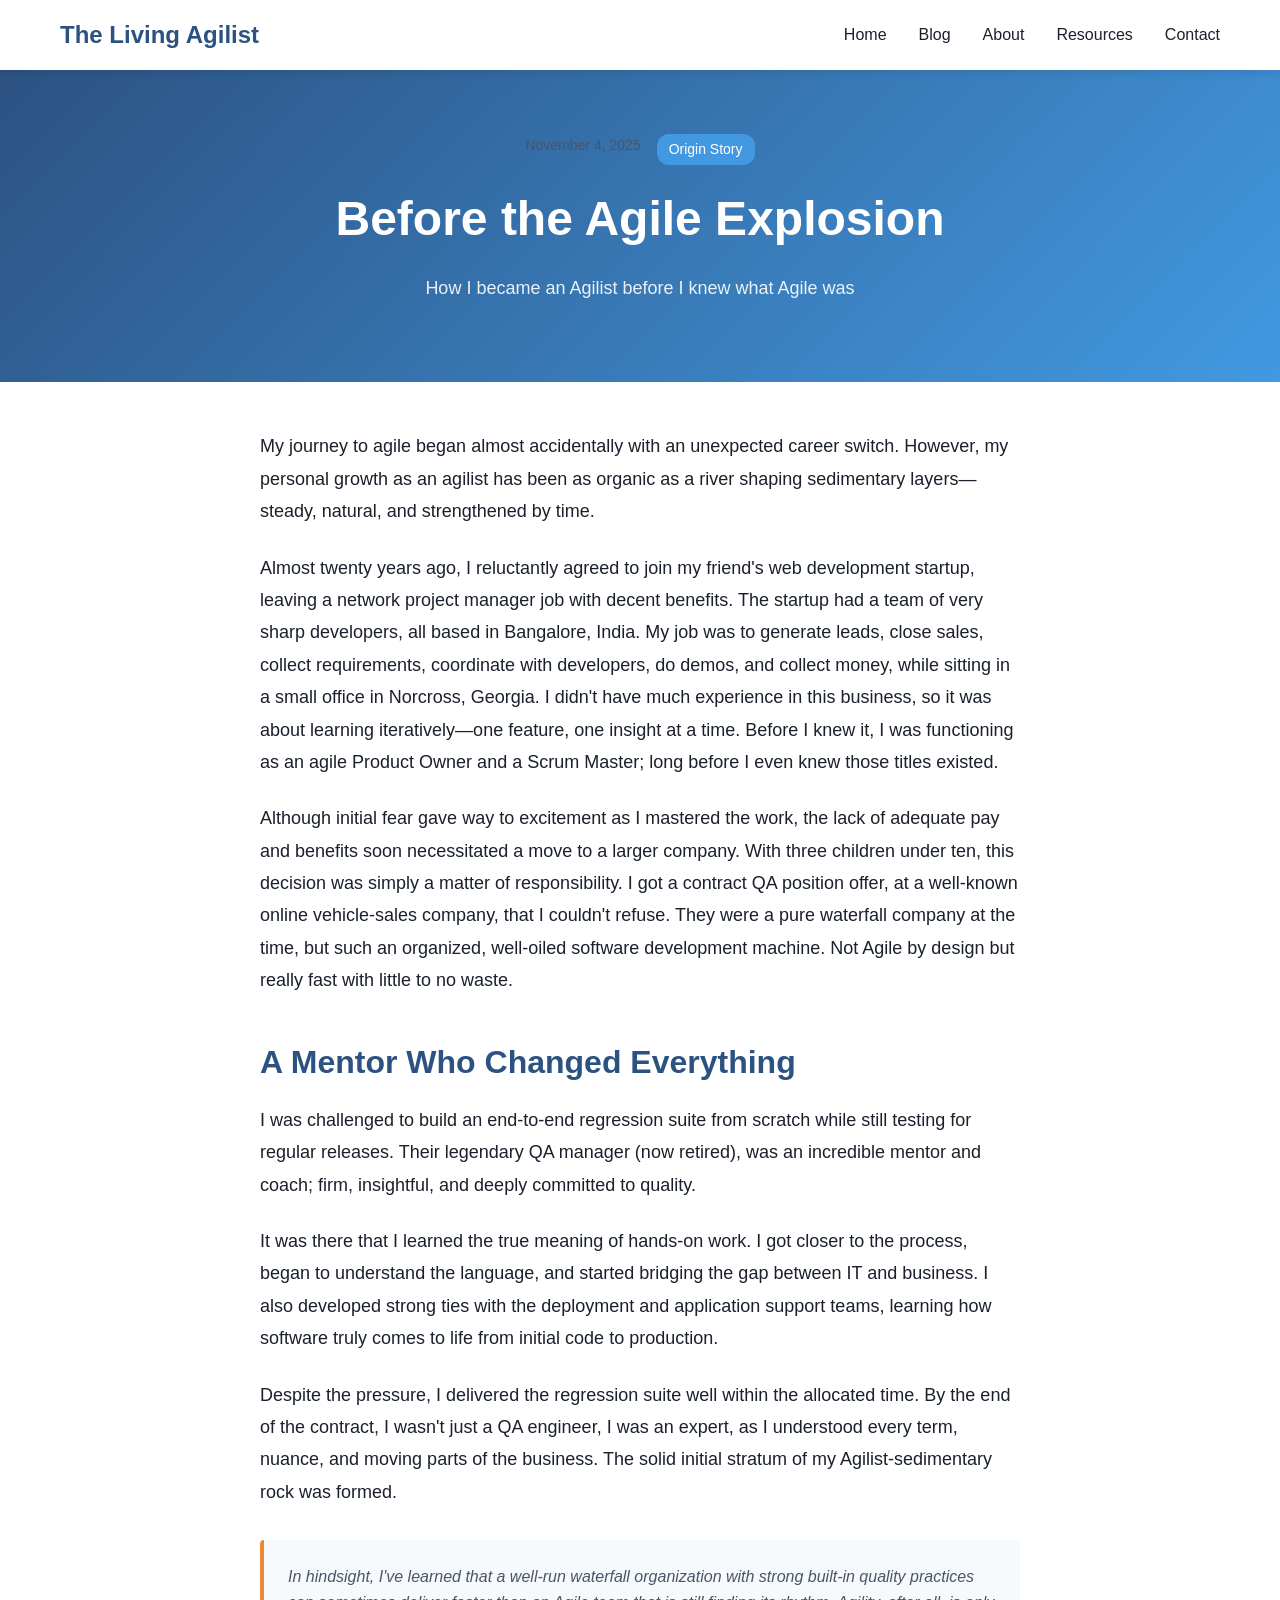
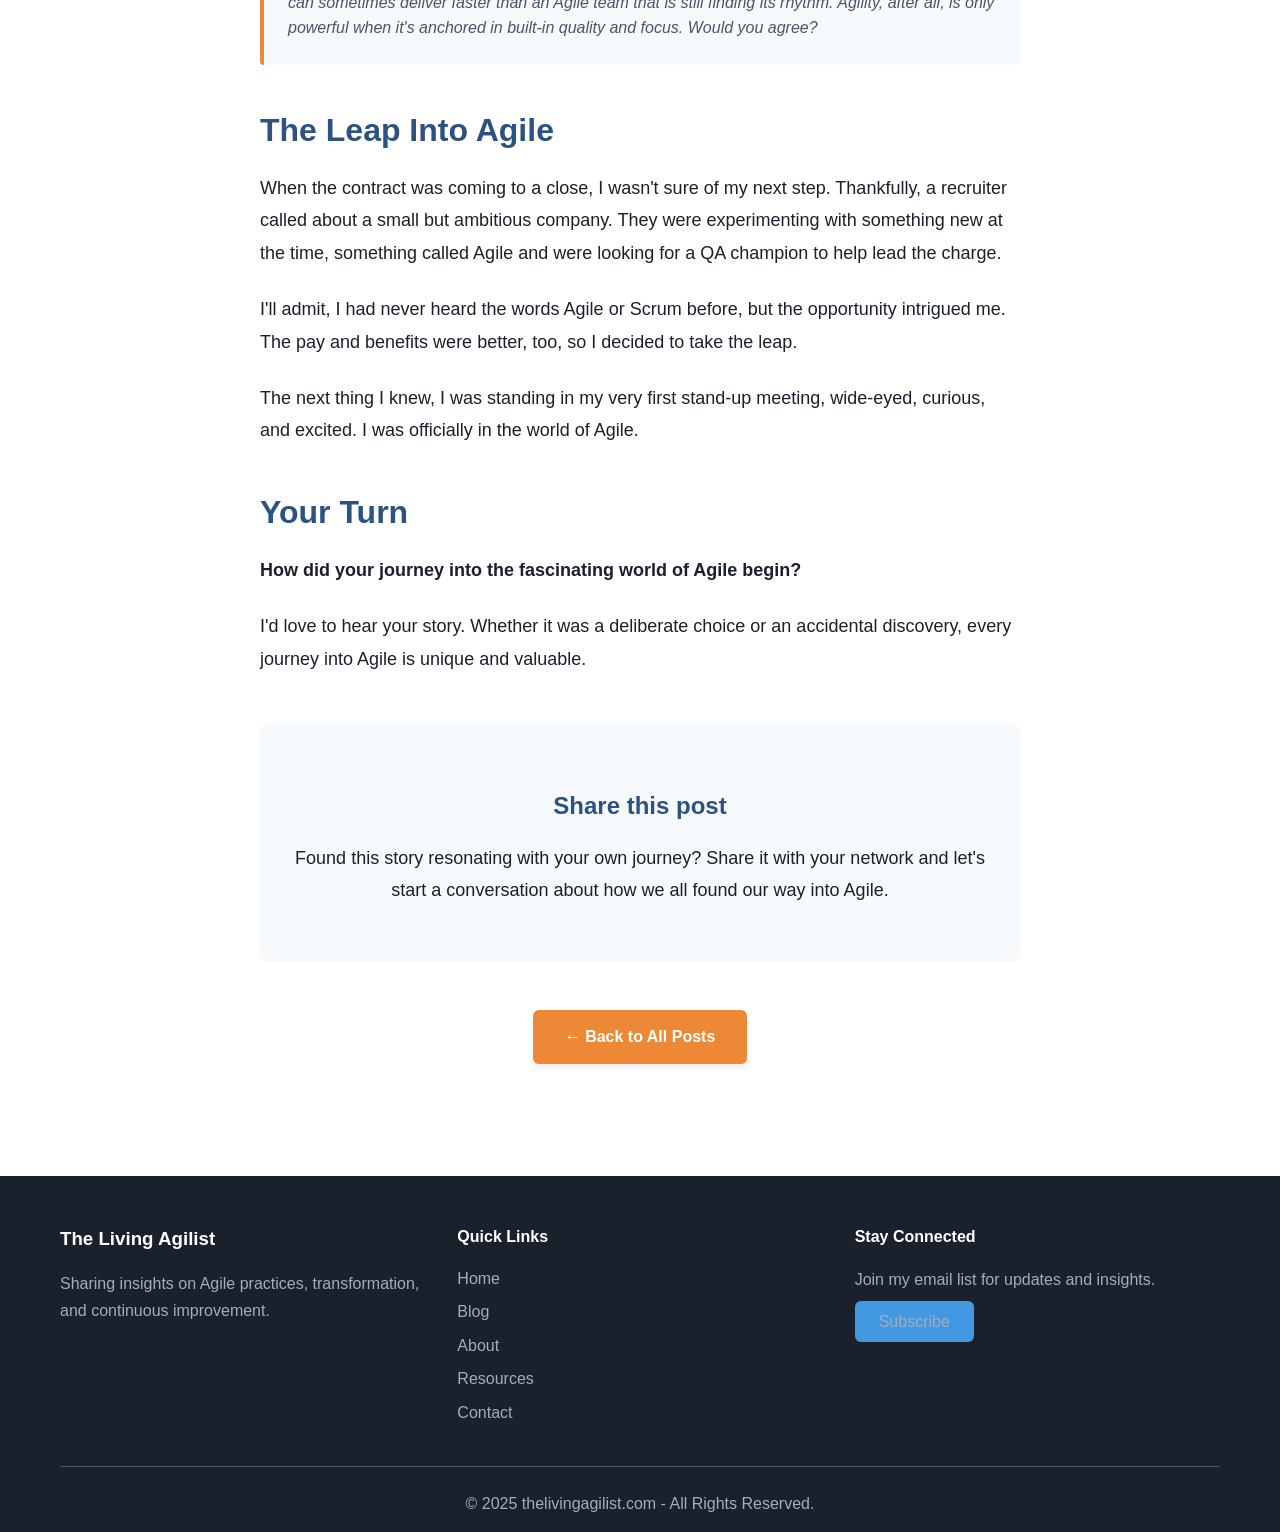
<file: blog/before-the-agile-explosion.html>
<!DOCTYPE html>
<html lang="en">
<head>
    <meta charset="UTF-8">
    <meta name="viewport" content="width=device-width, initial-scale=1.0">
    <meta name="description" content="The story of becoming an Agile practitioner before knowing what Agile was - a journey from web development startup to QA champion">
    <title>Before the Agile Explosion | The Living Agilist</title>
    <link rel="stylesheet" href="../styles.css">
</head>
<body>
    <nav class="navbar">
        <div class="container">
            <a href="../index.html" class="logo">The Living Agilist</a>
            <ul class="nav-links">
                <li><a href="../index.html">Home</a></li>
                <li><a href="../blog.html">Blog</a></li>
                <li><a href="../about.html">About</a></li>
                <li><a href="../resources.html">Resources</a></li>
                <li><a href="../contact.html">Contact</a></li>
            </ul>
        </div>
    </nav>

    <header class="blog-post-header">
        <div class="container">
            <div class="post-meta" style="justify-content: center; margin-bottom: 1rem;">
                <span class="post-date">November 4, 2025</span>
                <span class="post-tag">Origin Story</span>
            </div>
            <h1>Before the Agile Explosion</h1>
            <p class="hero-description">How I became an Agilist before I knew what Agile was</p>
        </div>
    </header>

    <article class="blog-post-content">
        <p>My journey to agile began almost accidentally with an unexpected career switch. However, my personal growth as an agilist has been as organic as a river shaping sedimentary layers—steady, natural, and strengthened by time.</p>

        <p>Almost twenty years ago, I reluctantly agreed to join my friend's web development startup, leaving a network project manager job with decent benefits. The startup had a team of very sharp developers, all based in Bangalore, India. My job was to generate leads, close sales, collect requirements, coordinate with developers, do demos, and collect money, while sitting in a small office in Norcross, Georgia. I didn't have much experience in this business, so it was about learning iteratively—one feature, one insight at a time. Before I knew it, I was functioning as an agile Product Owner and a Scrum Master; long before I even knew those titles existed.</p>

        <p>Although initial fear gave way to excitement as I mastered the work, the lack of adequate pay and benefits soon necessitated a move to a larger company. With three children under ten, this decision was simply a matter of responsibility. I got a contract QA position offer, at a well-known online vehicle-sales company, that I couldn't refuse. They were a pure waterfall company at the time, but such an organized, well-oiled software development machine. Not Agile by design but really fast with little to no waste.</p>

        <h2>A Mentor Who Changed Everything</h2>

        <p>I was challenged to build an end-to-end regression suite from scratch while still testing for regular releases. Their legendary QA manager (now retired), was an incredible mentor and coach; firm, insightful, and deeply committed to quality.</p>

        <p>It was there that I learned the true meaning of hands-on work. I got closer to the process, began to understand the language, and started bridging the gap between IT and business. I also developed strong ties with the deployment and application support teams, learning how software truly comes to life from initial code to production.</p>

        <p>Despite the pressure, I delivered the regression suite well within the allocated time. By the end of the contract, I wasn't just a QA engineer, I was an expert, as I understood every term, nuance, and moving parts of the business. The solid initial stratum of my Agilist-sedimentary rock was formed.</p>

        <blockquote>
            In hindsight, I've learned that a well-run waterfall organization with strong built-in quality practices can sometimes deliver faster than an Agile team that is still finding its rhythm. Agility, after all, is only powerful when it's anchored in built-in quality and focus. Would you agree?
        </blockquote>

        <h2>The Leap Into Agile</h2>

        <p>When the contract was coming to a close, I wasn't sure of my next step. Thankfully, a recruiter called about a small but ambitious company. They were experimenting with something new at the time, something called Agile and were looking for a QA champion to help lead the charge.</p>

        <p>I'll admit, I had never heard the words Agile or Scrum before, but the opportunity intrigued me. The pay and benefits were better, too, so I decided to take the leap.</p>

        <p>The next thing I knew, I was standing in my very first stand-up meeting, wide-eyed, curious, and excited. I was officially in the world of Agile.</p>

        <h2>Your Turn</h2>

        <p><strong>How did your journey into the fascinating world of Agile begin?</strong></p>

        <p>I'd love to hear your story. Whether it was a deliberate choice or an accidental discovery, every journey into Agile is unique and valuable.</p>

        <div class="share-section">
            <h3>Share this post</h3>
            <p>Found this story resonating with your own journey? Share it with your network and let's start a conversation about how we all found our way into Agile.</p>
        </div>

        <div style="text-align: center; margin-top: 3rem;">
            <a href="../blog.html" class="cta-button">← Back to All Posts</a>
        </div>
    </article>

    <footer class="footer">
        <div class="container">
            <div class="footer-content">
                <div class="footer-section">
                    <h3>The Living Agilist</h3>
                    <p>Sharing insights on Agile practices, transformation, and continuous improvement.</p>
                </div>
                <div class="footer-section">
                    <h4>Quick Links</h4>
                    <ul>
                        <li><a href="../index.html">Home</a></li>
                        <li><a href="../blog.html">Blog</a></li>
                        <li><a href="../about.html">About</a></li>
                        <li><a href="../resources.html">Resources</a></li>
                        <li><a href="../contact.html">Contact</a></li>
                    </ul>
                </div>
                <div class="footer-section">
                    <h4>Stay Connected</h4>
                    <p>Join my email list for updates and insights.</p>
                    <a href="../contact.html" class="footer-cta">Subscribe</a>
                </div>
            </div>
            <div class="footer-bottom">
                <p>&copy; 2025 thelivingagilist.com - All Rights Reserved.</p>
            </div>
        </div>
    </footer>
</body>
</html>
</file>
<file: styles.css>
/* Global Styles */
* {
    margin: 0;
    padding: 0;
    box-sizing: border-box;
}

:root {
    --primary-color: #2c5282;
    --secondary-color: #4299e1;
    --accent-color: #ed8936;
    --text-dark: #1a202c;
    --text-light: #4a5568;
    --bg-light: #f7fafc;
    --bg-white: #ffffff;
    --border-color: #e2e8f0;
    --shadow: 0 4px 6px rgba(0, 0, 0, 0.07);
    --shadow-lg: 0 10px 25px rgba(0, 0, 0, 0.1);
}

body {
    font-family: -apple-system, BlinkMacSystemFont, 'Segoe UI', Roboto, 'Helvetica Neue', Arial, sans-serif;
    line-height: 1.6;
    color: var(--text-dark);
    background-color: var(--bg-white);
}

.container {
    max-width: 1200px;
    margin: 0 auto;
    padding: 0 20px;
}

/* Navigation */
.navbar {
    background-color: var(--bg-white);
    box-shadow: var(--shadow);
    position: sticky;
    top: 0;
    z-index: 1000;
}

.navbar .container {
    display: flex;
    justify-content: space-between;
    align-items: center;
    padding: 1rem 20px;
}

.logo {
    font-size: 1.5rem;
    font-weight: 700;
    color: var(--primary-color);
    text-decoration: none;
    transition: color 0.3s ease;
}

.logo:hover {
    color: var(--secondary-color);
}

.nav-links {
    display: flex;
    list-style: none;
    gap: 2rem;
}

.nav-links a {
    text-decoration: none;
    color: var(--text-dark);
    font-weight: 500;
    transition: color 0.3s ease;
    position: relative;
}

.nav-links a:hover,
.nav-links a.active {
    color: var(--secondary-color);
}

.nav-links a.active::after {
    content: '';
    position: absolute;
    bottom: -5px;
    left: 0;
    width: 100%;
    height: 2px;
    background-color: var(--secondary-color);
}

/* Hero Section */
.hero {
    background: linear-gradient(135deg, var(--primary-color) 0%, var(--secondary-color) 100%);
    color: white;
    padding: 6rem 0;
    text-align: center;
}

.hero h1 {
    font-size: 3.5rem;
    margin-bottom: 1rem;
    font-weight: 700;
}

.hero-subtitle {
    font-size: 1.5rem;
    margin-bottom: 0.5rem;
    opacity: 0.95;
}

.hero-description {
    font-size: 1.125rem;
    margin-bottom: 2rem;
    opacity: 0.9;
    max-width: 600px;
    margin-left: auto;
    margin-right: auto;
}

.cta-button {
    display: inline-block;
    background-color: var(--accent-color);
    color: white;
    padding: 0.875rem 2rem;
    text-decoration: none;
    border-radius: 6px;
    font-weight: 600;
    transition: all 0.3s ease;
    box-shadow: var(--shadow);
}

.cta-button:hover {
    background-color: #dd6b20;
    transform: translateY(-2px);
    box-shadow: var(--shadow-lg);
}

.cta-button.secondary {
    background-color: var(--primary-color);
}

.cta-button.secondary:hover {
    background-color: var(--secondary-color);
}

/* Sections */
.featured-posts,
.about-preview,
.blog-section,
.content-section {
    padding: 4rem 0;
}

.section-title {
    font-size: 2.5rem;
    margin-bottom: 3rem;
    text-align: center;
    color: var(--primary-color);
}

/* Post Cards */
.post-card {
    background-color: var(--bg-white);
    border: 1px solid var(--border-color);
    border-radius: 8px;
    padding: 2rem;
    margin-bottom: 2rem;
    transition: all 0.3s ease;
}

.post-card:hover {
    box-shadow: var(--shadow-lg);
    transform: translateY(-4px);
}

.post-card.featured {
    border-left: 4px solid var(--accent-color);
    background: linear-gradient(to right, #fff5f0 0%, var(--bg-white) 100%);
}

.post-meta {
    display: flex;
    gap: 1rem;
    margin-bottom: 1rem;
    font-size: 0.875rem;
}

.post-date {
    color: var(--text-light);
}

.post-tag {
    background-color: var(--secondary-color);
    color: white;
    padding: 0.25rem 0.75rem;
    border-radius: 12px;
    font-weight: 500;
}

.post-card h3 {
    font-size: 1.75rem;
    margin-bottom: 1rem;
    color: var(--primary-color);
}

.post-card h3 a {
    color: var(--primary-color);
    text-decoration: none;
    transition: color 0.3s ease;
}

.post-card h3 a:hover {
    color: var(--secondary-color);
}

.post-excerpt {
    color: var(--text-light);
    margin-bottom: 1rem;
    line-height: 1.7;
}

.read-more {
    color: var(--secondary-color);
    text-decoration: none;
    font-weight: 600;
    transition: color 0.3s ease;
}

.read-more:hover {
    color: var(--primary-color);
}

.post-grid {
    display: grid;
    grid-template-columns: repeat(auto-fit, minmax(300px, 1fr));
    gap: 2rem;
}

/* About Preview */
.about-preview {
    background-color: var(--bg-light);
}

.about-content {
    max-width: 800px;
    margin: 0 auto;
    text-align: center;
}

.about-content h2 {
    font-size: 2.5rem;
    margin-bottom: 1.5rem;
    color: var(--primary-color);
}

.about-content p {
    font-size: 1.125rem;
    color: var(--text-light);
    margin-bottom: 1.5rem;
    line-height: 1.8;
}

/* Blog Post Page */
.blog-post-header {
    background: linear-gradient(135deg, var(--primary-color) 0%, var(--secondary-color) 100%);
    color: white;
    padding: 4rem 0 3rem;
    text-align: center;
}

.blog-post-header h1 {
    font-size: 3rem;
    margin-bottom: 1rem;
    max-width: 900px;
    margin-left: auto;
    margin-right: auto;
}

.blog-post-content {
    max-width: 800px;
    margin: 0 auto;
    padding: 3rem 20px;
}

.blog-post-content p {
    font-size: 1.125rem;
    line-height: 1.8;
    margin-bottom: 1.5rem;
    color: var(--text-dark);
}

.blog-post-content h2 {
    font-size: 2rem;
    margin-top: 2.5rem;
    margin-bottom: 1rem;
    color: var(--primary-color);
}

.blog-post-content h3 {
    font-size: 1.5rem;
    margin-top: 2rem;
    margin-bottom: 0.75rem;
    color: var(--primary-color);
}

.blog-post-content blockquote {
    border-left: 4px solid var(--accent-color);
    padding-left: 1.5rem;
    margin: 2rem 0;
    font-style: italic;
    color: var(--text-light);
    background-color: var(--bg-light);
    padding: 1.5rem;
    border-radius: 4px;
}

.share-section {
    max-width: 800px;
    margin: 3rem auto;
    padding: 2rem;
    background-color: var(--bg-light);
    border-radius: 8px;
    text-align: center;
}

.share-section h3 {
    margin-bottom: 1rem;
    color: var(--primary-color);
}

/* Contact Form */
.contact-form {
    max-width: 600px;
    margin: 0 auto;
}

.form-group {
    margin-bottom: 1.5rem;
}

.form-group label {
    display: block;
    margin-bottom: 0.5rem;
    font-weight: 600;
    color: var(--text-dark);
}

.form-group input,
.form-group textarea {
    width: 100%;
    padding: 0.75rem;
    border: 1px solid var(--border-color);
    border-radius: 6px;
    font-size: 1rem;
    font-family: inherit;
    transition: border-color 0.3s ease;
}

.form-group input:focus,
.form-group textarea:focus {
    outline: none;
    border-color: var(--secondary-color);
}

.form-group textarea {
    min-height: 150px;
    resize: vertical;
}

.submit-button {
    background-color: var(--secondary-color);
    color: white;
    padding: 0.875rem 2rem;
    border: none;
    border-radius: 6px;
    font-size: 1rem;
    font-weight: 600;
    cursor: pointer;
    transition: all 0.3s ease;
}

.submit-button:hover {
    background-color: var(--primary-color);
    transform: translateY(-2px);
    box-shadow: var(--shadow);
}

/* Resources */
.resource-grid {
    display: grid;
    grid-template-columns: repeat(auto-fit, minmax(300px, 1fr));
    gap: 2rem;
    margin-top: 2rem;
}

.resource-card {
    background-color: var(--bg-white);
    border: 1px solid var(--border-color);
    border-radius: 8px;
    padding: 2rem;
    transition: all 0.3s ease;
}

.resource-card:hover {
    box-shadow: var(--shadow-lg);
    transform: translateY(-4px);
}

.resource-card h3 {
    color: var(--primary-color);
    margin-bottom: 1rem;
}

.resource-card ul {
    list-style: none;
    padding-left: 0;
}

.resource-card li {
    padding: 0.5rem 0;
    border-bottom: 1px solid var(--border-color);
}

.resource-card li:last-child {
    border-bottom: none;
}

.resource-card a {
    color: var(--secondary-color);
    text-decoration: none;
    transition: color 0.3s ease;
}

.resource-card a:hover {
    color: var(--primary-color);
    text-decoration: underline;
}

/* Footer */
.footer {
    background-color: var(--text-dark);
    color: white;
    padding: 3rem 0 1rem;
    margin-top: 4rem;
}

.footer-content {
    display: grid;
    grid-template-columns: repeat(auto-fit, minmax(250px, 1fr));
    gap: 2rem;
    margin-bottom: 2rem;
}

.footer-section h3,
.footer-section h4 {
    margin-bottom: 1rem;
    color: white;
}

.footer-section p {
    color: #a0aec0;
    line-height: 1.7;
}

.footer-section ul {
    list-style: none;
}

.footer-section li {
    margin-bottom: 0.5rem;
}

.footer-section a {
    color: #a0aec0;
    text-decoration: none;
    transition: color 0.3s ease;
}

.footer-section a:hover {
    color: white;
}

.footer-cta {
    display: inline-block;
    background-color: var(--secondary-color);
    color: white;
    padding: 0.5rem 1.5rem;
    border-radius: 6px;
    text-decoration: none;
    transition: all 0.3s ease;
    margin-top: 0.5rem;
}

.footer-cta:hover {
    background-color: var(--accent-color);
}

.footer-bottom {
    border-top: 1px solid #4a5568;
    padding-top: 1.5rem;
    text-align: center;
    color: #a0aec0;
}

/* Responsive Design */
@media (max-width: 768px) {
    .nav-links {
        flex-direction: column;
        gap: 1rem;
    }

    .hero h1 {
        font-size: 2.5rem;
    }

    .hero-subtitle {
        font-size: 1.25rem;
    }

    .section-title {
        font-size: 2rem;
    }

    .blog-post-header h1 {
        font-size: 2rem;
    }

    .post-grid {
        grid-template-columns: 1fr;
    }

    .resource-grid {
        grid-template-columns: 1fr;
    }
}
</file>
